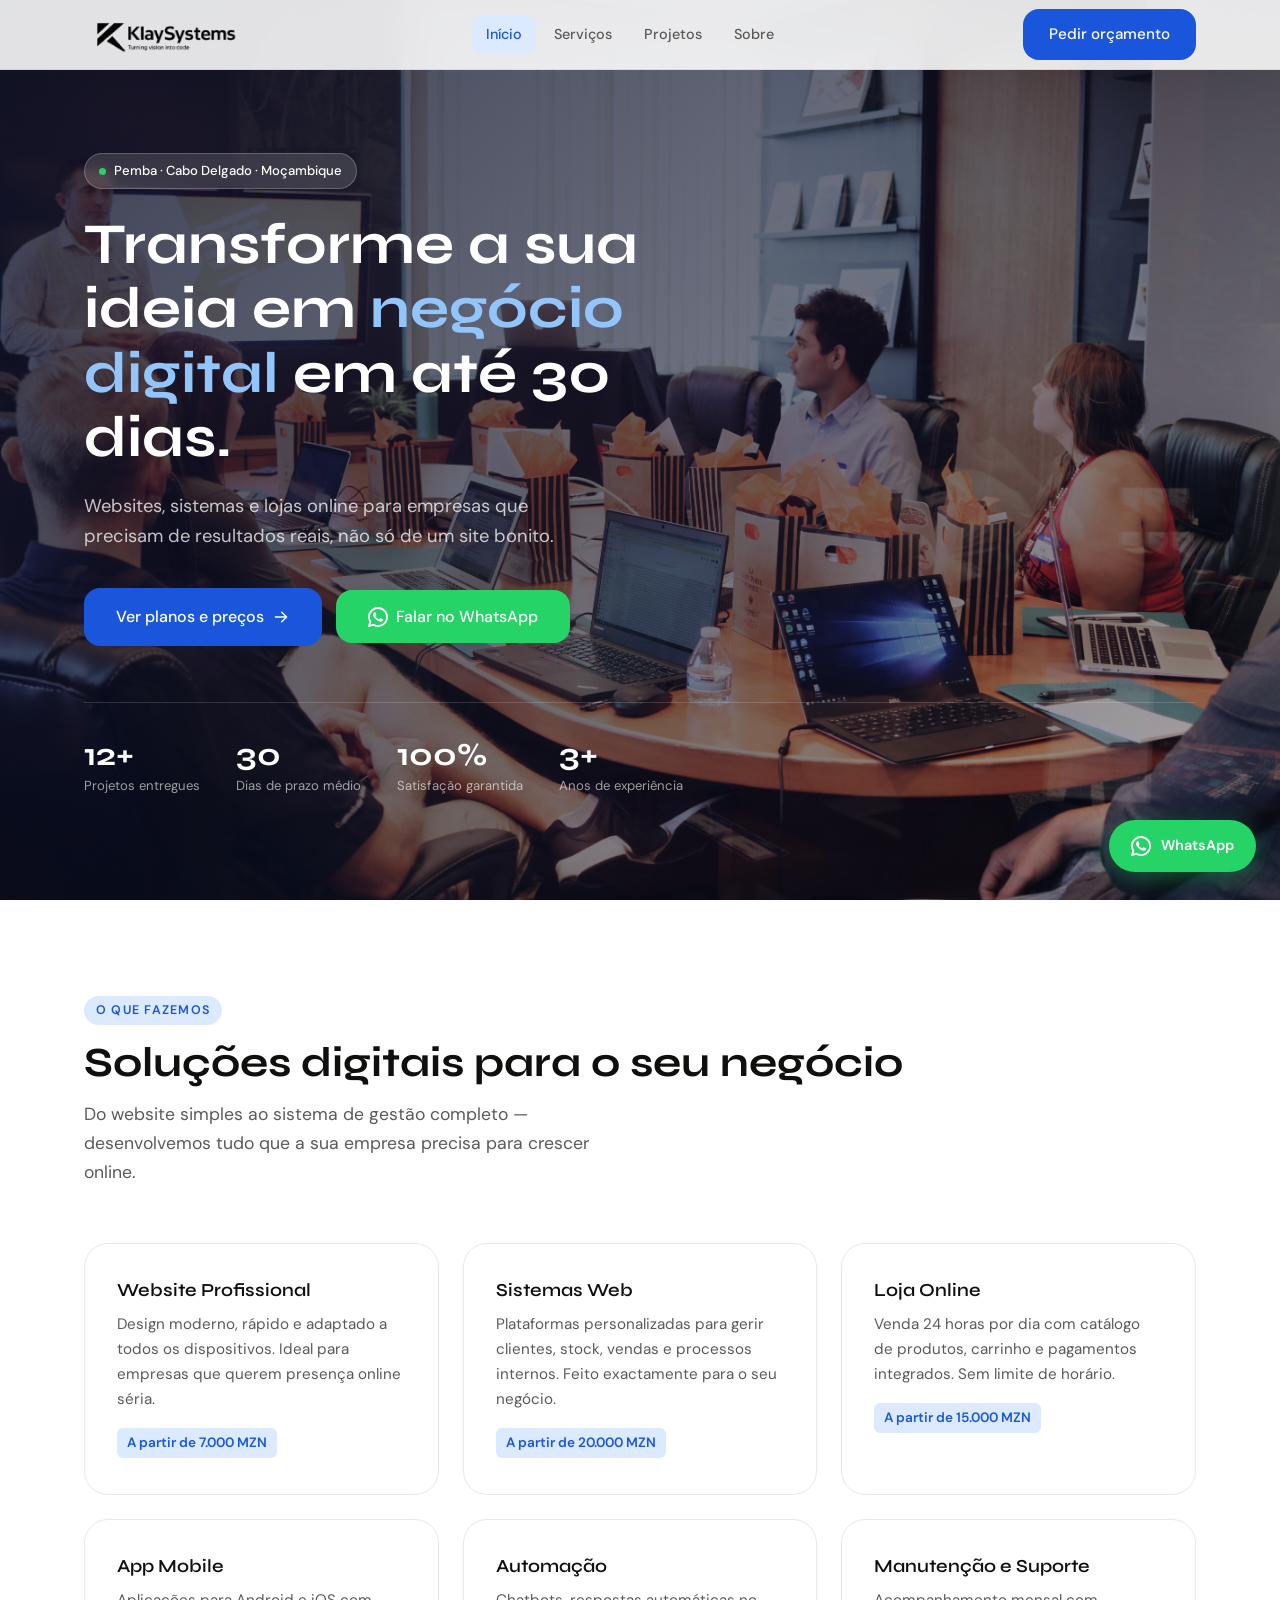
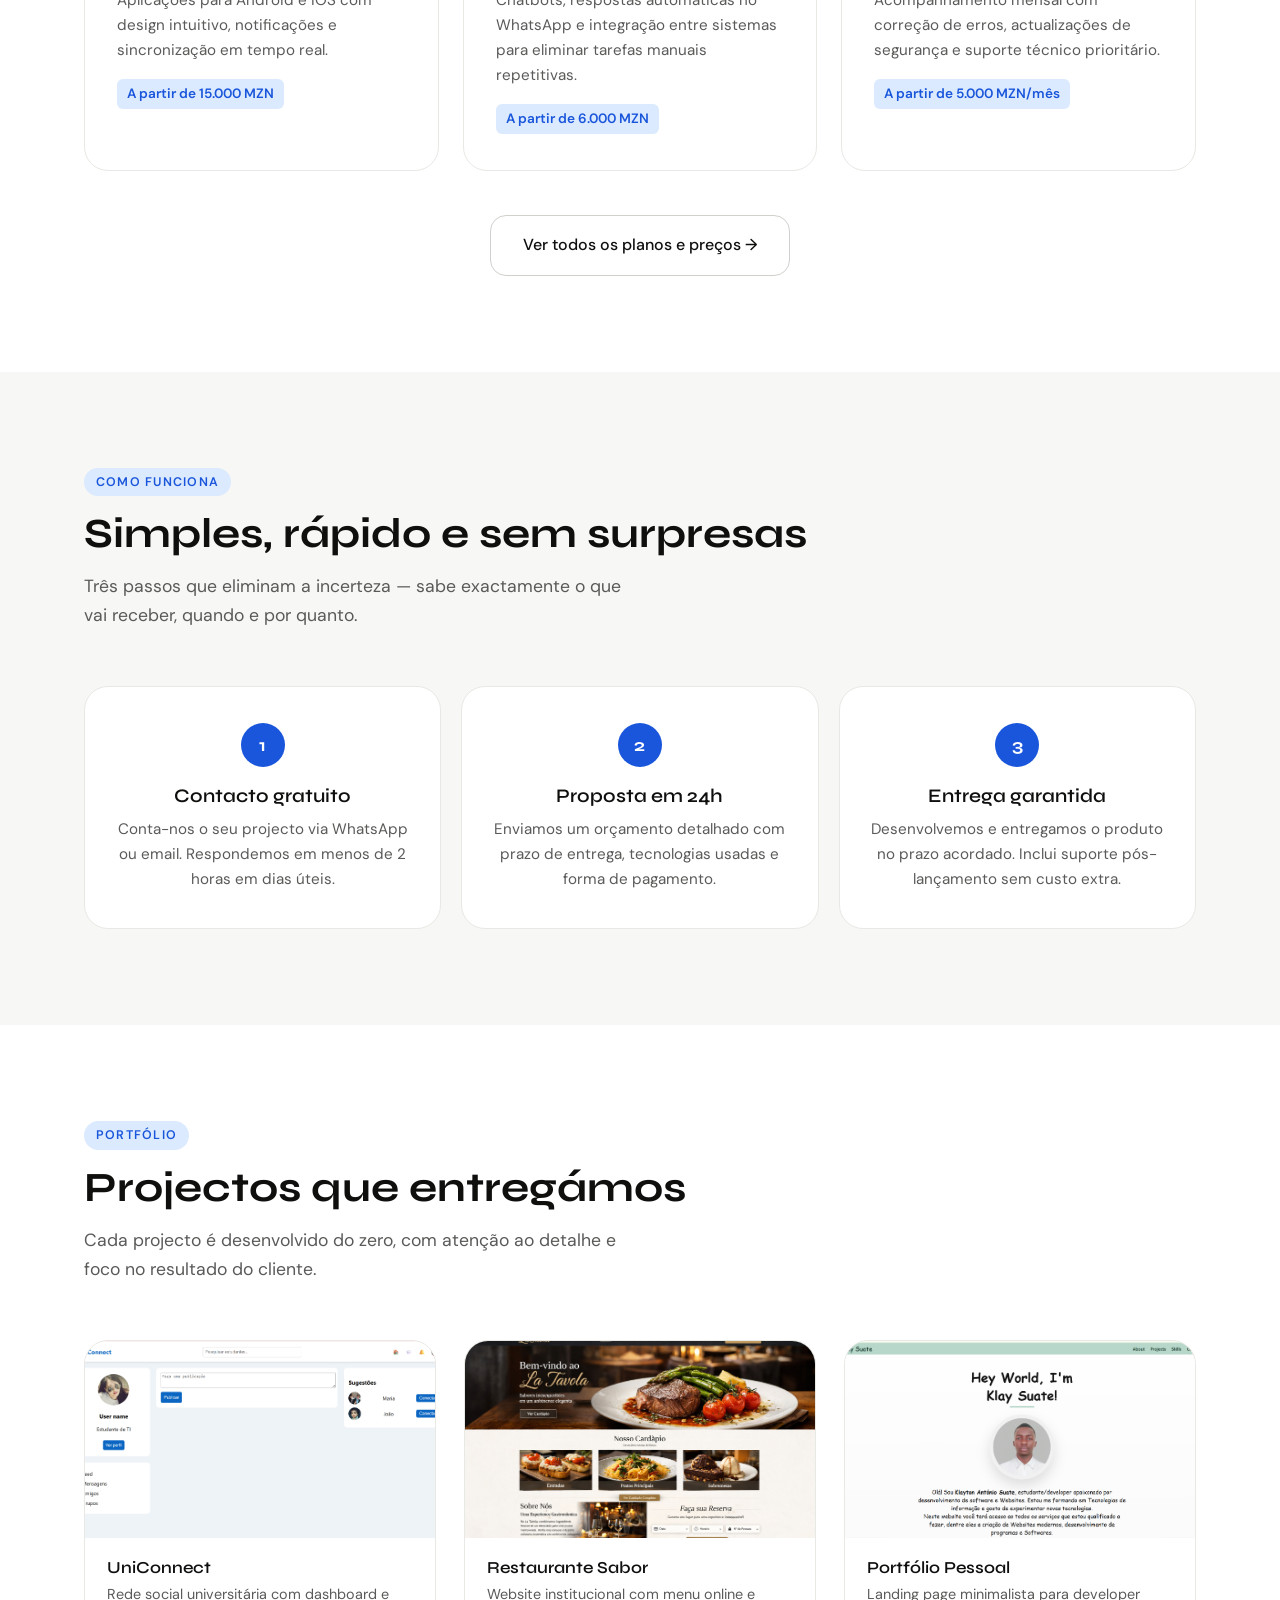
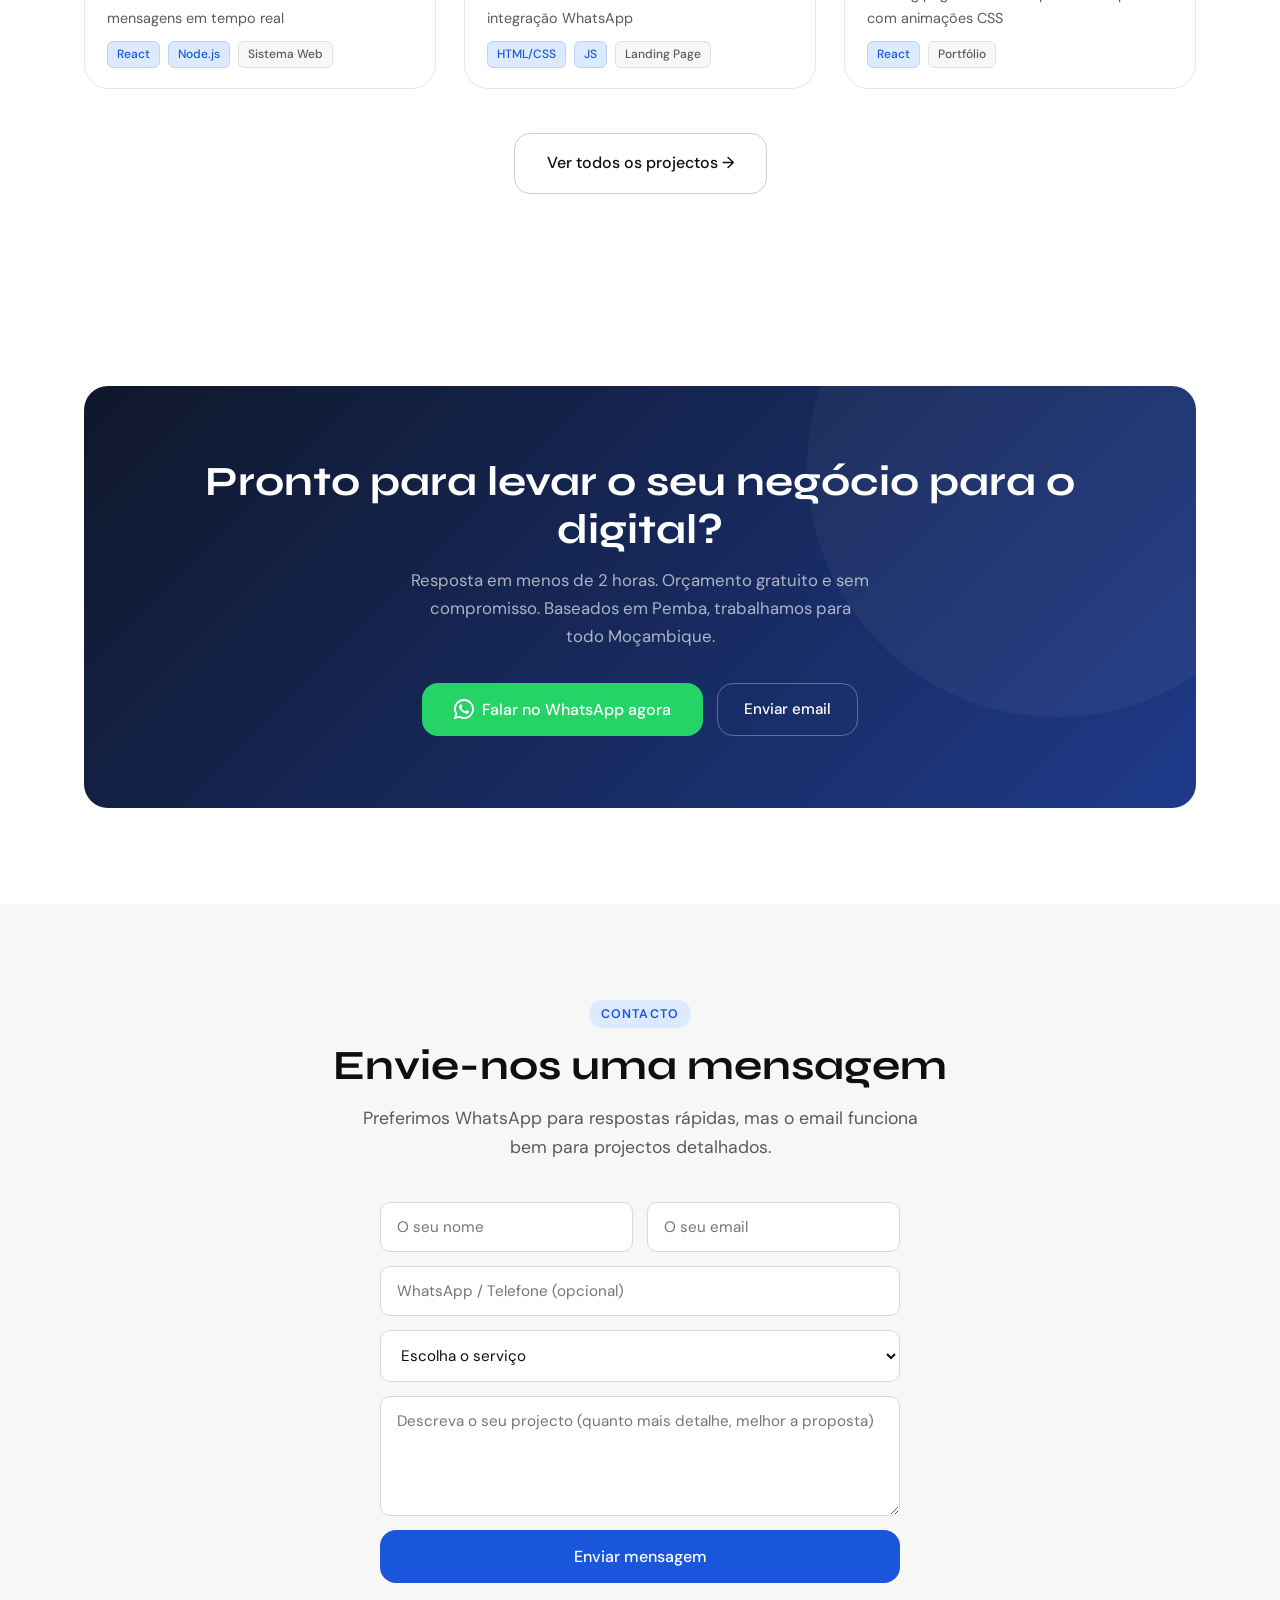
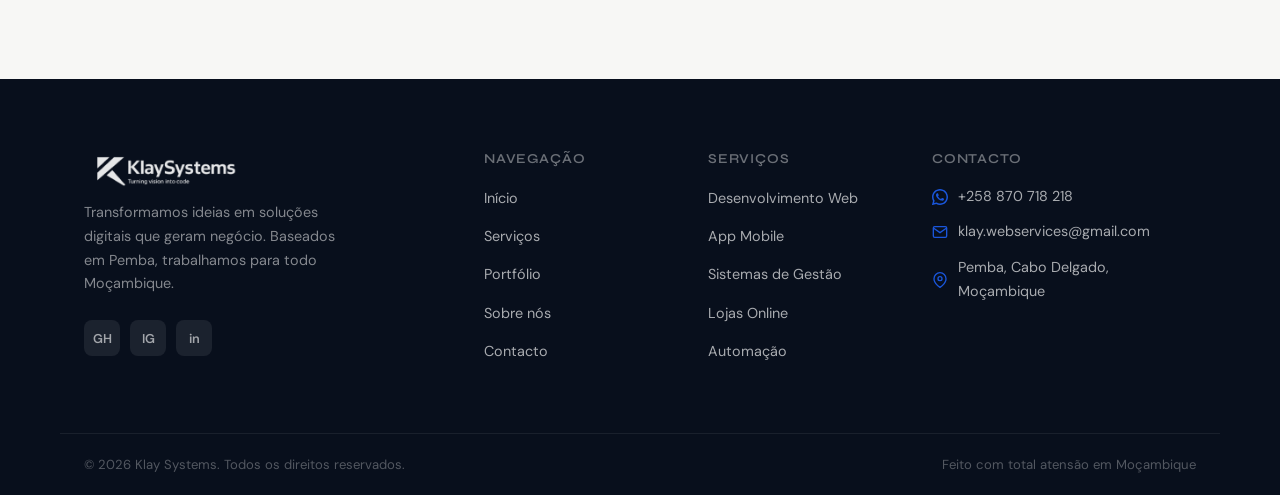
<file: index.html>
<!DOCTYPE html>
<html lang="pt">
<head>
  <meta charset="UTF-8">
  <meta name="google-site-verification" content="EaQLoANDymsMnsPX7GM9my1K_59tscahGpT00hlE1F0" />
  <meta name="viewport" content="width=device-width, initial-scale=1.0"><meta name="google-site-verification" content="EaQLoANDymsMnsPX7GM9my1K_59tscahGpT00hlE1F0" />
  <title>Klay Systems | Criação de Sites e Sistemas Web em Pemba, Moçambique</title>
  <meta name="description" content="Desenvolvimento de websites, sistemas e lojas online em Moçambique. Entrega em até 30 dias. Orçamento gratuito e sem compromisso. Baseados em Pemba, Cabo Delgado.">
  <meta name="keywords" content="desenvolvimento web Moçambique, criação de sites Pemba, sistemas web Cabo Delgado, KlaySystems">
  <meta name="author" content="Klayton Suate">
  <meta property="og:title" content="Klay Systems — Soluções Digitais em Moçambique">
  <meta property="og:description" content="Websites, sistemas e lojas online para empresas moçambicanas. Entrega rápida, preços justos.">
  <meta property="og:image" content="img/escritorio.jpg">
  <meta property="og:type" content="website">
  <link rel="icon" type="image/png" href="img/icon.png">
  <link rel="stylesheet" href="style.css">
</head>
<body>

<!-- ── NAVBAR ── -->
<header class="navbar" role="banner">
  <div class="nav-inner">
    <a class="nav-logo" href="index.html" aria-label="Klay Systems — Início">
      <img src="img/logo.png" alt="Klay Systems" height="36">
    </a>
    <nav class="nav-links" aria-label="Navegação principal">
      <a href="index.html" class="active">Início</a>
      <a href="precos.html">Serviços</a>
      <a href="projetos.html">Projetos</a>
      <a href="sobre.html">Sobre</a>
    </nav>
    <div class="nav-cta">
      <a href="precos.html" class="btn btn-primary">Pedir orçamento</a>
      <button class="hamburger" id="hamburger" aria-label="Abrir menu" aria-expanded="false">
        <span></span><span></span><span></span>
      </button>
    </div>
  </div>
</header>

<!-- Mobile menu -->
<nav class="mobile-menu" id="mobile-menu" aria-label="Menu mobile">
  <a href="index.html" class="active">Início</a>
  <a href="precos.html">Serviços</a>
  <a href="projetos.html">Projetos</a>
  <a href="sobre.html">Sobre</a>
  <div class="mobile-menu-cta">
    <a href="precos.html" class="btn btn-primary btn-lg">Pedir orçamento grátis</a>
    <button class="btn btn-wa btn-lg" data-wa>
      <svg viewBox="0 0 24 24" fill="currentColor"><path d="M17.472 14.382c-.297-.149-1.758-.867-2.03-.967-.273-.099-.471-.148-.67.15-.197.297-.767.966-.94 1.164-.173.199-.347.223-.644.075-.297-.15-1.255-.463-2.39-1.475-.883-.788-1.48-1.761-1.653-2.059-.173-.297-.018-.458.13-.606.134-.133.298-.347.446-.52.149-.174.198-.298.298-.497.099-.198.05-.371-.025-.52-.075-.149-.669-1.612-.916-2.207-.242-.579-.487-.5-.669-.51-.173-.008-.371-.01-.57-.01-.198 0-.52.074-.792.372-.272.297-1.04 1.016-1.04 2.479 0 1.462 1.065 2.875 1.213 3.074.149.198 2.096 3.2 5.077 4.487.709.306 1.262.489 1.694.625.712.227 1.36.195 1.871.118.571-.085 1.758-.719 2.006-1.413.248-.694.248-1.289.173-1.413-.074-.124-.272-.198-.57-.347z"/><path d="M12 0C5.373 0 0 5.373 0 12c0 2.122.554 4.108 1.522 5.83L.054 23.077a.75.75 0 00.916.914l5.316-1.454A11.953 11.953 0 0012 24c6.627 0 12-5.373 12-12S18.627 0 12 0zm0 21.75a9.723 9.723 0 01-4.985-1.37l-.356-.213-3.688 1.008 1.03-3.597-.233-.371A9.694 9.694 0 012.25 12c0-5.376 4.374-9.75 9.75-9.75S21.75 6.624 21.75 12 17.376 21.75 12 21.75z"/></svg>
      Falar no WhatsApp
    </button>
  </div>
</nav>

<!-- ── HERO ── -->
<section class="hero" aria-label="Hero">
  <div class="hero-bg"></div>
  <div class="hero-overlay"></div>
  <div class="hero-content">
    <div class="hero-badge reveal">
      <span class="dot"></span>
      Pemba · Cabo Delgado · Moçambique
    </div>
    <h1 class="reveal reveal-delay-1">
      Transforme a sua ideia em <em>negócio digital</em> em até 30 dias.
    </h1>
    <p class="hero-sub reveal reveal-delay-2">
      Websites, sistemas e lojas online para empresas que precisam de resultados reais, não só de um site bonito.
    </p>
    <div class="hero-ctas reveal reveal-delay-3">
      <a href="precos.html" class="btn btn-primary btn-lg">
        Ver planos e preços
        <svg viewBox="0 0 20 20" fill="currentColor"><path fill-rule="evenodd" d="M3 10a.75.75 0 01.75-.75h10.638L10.23 5.29a.75.75 0 111.04-1.08l5.5 5.25a.75.75 0 010 1.08l-5.5 5.25a.75.75 0 11-1.04-1.08l4.158-3.96H3.75A.75.75 0 013 10z" clip-rule="evenodd"/></svg>
      </a>
      <button class="btn btn-wa btn-lg" data-wa>
        <svg viewBox="0 0 24 24" fill="currentColor" style="width:20px;height:20px"><path d="M17.472 14.382c-.297-.149-1.758-.867-2.03-.967-.273-.099-.471-.148-.67.15-.197.297-.767.966-.94 1.164-.173.199-.347.223-.644.075-.297-.15-1.255-.463-2.39-1.475-.883-.788-1.48-1.761-1.653-2.059-.173-.297-.018-.458.13-.606.134-.133.298-.347.446-.52.149-.174.198-.298.298-.497.099-.198.05-.371-.025-.52-.075-.149-.669-1.612-.916-2.207-.242-.579-.487-.5-.669-.51-.173-.008-.371-.01-.57-.01-.198 0-.52.074-.792.372-.272.297-1.04 1.016-1.04 2.479 0 1.462 1.065 2.875 1.213 3.074.149.198 2.096 3.2 5.077 4.487.709.306 1.262.489 1.694.625.712.227 1.36.195 1.871.118.571-.085 1.758-.719 2.006-1.413.248-.694.248-1.289.173-1.413-.074-.124-.272-.198-.57-.347z"/><path d="M12 0C5.373 0 0 5.373 0 12c0 2.122.554 4.108 1.522 5.83L.054 23.077a.75.75 0 00.916.914l5.316-1.454A11.953 11.953 0 0012 24c6.627 0 12-5.373 12-12S18.627 0 12 0zm0 21.75a9.723 9.723 0 01-4.985-1.37l-.356-.213-3.688 1.008 1.03-3.597-.233-.371A9.694 9.694 0 012.25 12c0-5.376 4.374-9.75 9.75-9.75S21.75 6.624 21.75 12 17.376 21.75 12 21.75z"/></svg>
        Falar no WhatsApp
      </button>
    </div>

    <div class="hero-stats reveal reveal-delay-4">
      <div>
        <div class="hero-stat-num">12+</div>
        <div class="hero-stat-label">Projetos entregues</div>
      </div>
      <div>
        <div class="hero-stat-num">30</div>
        <div class="hero-stat-label">Dias de prazo médio</div>
      </div>
      <div>
        <div class="hero-stat-num">100%</div>
        <div class="hero-stat-label">Satisfação garantida</div>
      </div>
      <div>
        <div class="hero-stat-num">3+</div>
        <div class="hero-stat-label">Anos de experiência</div>
      </div>
    </div>
  </div>
</section>

<!-- ── SERVICES ── -->
<section class="section" aria-labelledby="services-title">
  <div class="container">
    <div class="section-label reveal">O que fazemos</div>
    <h2 class="section-title reveal reveal-delay-1" id="services-title">Soluções digitais para o seu negócio</h2>
    <p class="section-sub reveal reveal-delay-2">Do website simples ao sistema de gestão completo — desenvolvemos tudo que a sua empresa precisa para crescer online.</p>

    <div class="services-grid">
      <div class="service-card reveal reveal-delay-1">
        <h3>Website Profissional</h3>
        <p>Design moderno, rápido e adaptado a todos os dispositivos. Ideal para empresas que querem presença online séria.</p>
        <div class="service-price">A partir de 7.000 MZN</div>
      </div>
      <div class="service-card reveal reveal-delay-2">
        <h3>Sistemas Web</h3>
        <p>Plataformas personalizadas para gerir clientes, stock, vendas e processos internos. Feito exactamente para o seu negócio.</p>
        <div class="service-price">A partir de 20.000 MZN</div>
      </div>
      <div class="service-card reveal reveal-delay-3">
        <h3>Loja Online</h3>
        <p>Venda 24 horas por dia com catálogo de produtos, carrinho e pagamentos integrados. Sem limite de horário.</p>
        <div class="service-price">A partir de 15.000 MZN</div>
      </div>
      <div class="service-card reveal reveal-delay-1">
        <h3>App Mobile</h3>
        <p>Aplicações para Android e iOS com design intuitivo, notificações e sincronização em tempo real.</p>
        <div class="service-price">A partir de 15.000 MZN</div>
      </div>
      <div class="service-card reveal reveal-delay-2">
        <h3>Automação</h3>
        <p>Chatbots, respostas automáticas no WhatsApp e integração entre sistemas para eliminar tarefas manuais repetitivas.</p>
        <div class="service-price">A partir de 6.000 MZN</div>
      </div>
      <div class="service-card reveal reveal-delay-3">
        <h3>Manutenção e Suporte</h3>
        <p>Acompanhamento mensal com correção de erros, actualizações de segurança e suporte técnico prioritário.</p>
        <div class="service-price">A partir de 5.000 MZN/mês</div>
      </div>
    </div>

    <div style="text-align:center; margin-top:44px;" class="reveal">
      <a href="precos.html" class="btn btn-outline btn-lg">Ver todos os planos e preços →</a>
    </div>
  </div>
</section>

<!-- ── PROCESS ── -->
<section class="section alt-bg" aria-labelledby="process-title">
  <div class="container">
    <div class="section-label reveal">Como funciona</div>
    <h2 class="section-title reveal reveal-delay-1" id="process-title">Simples, rápido e sem surpresas</h2>
    <p class="section-sub reveal reveal-delay-2">Três passos que eliminam a incerteza — sabe exactamente o que vai receber, quando e por quanto.</p>

    <div class="process-grid">
      <div class="process-step reveal reveal-delay-1">
        <div class="step-num">1</div>
        <h3>Contacto gratuito</h3>
        <p>Conta-nos o seu projecto via WhatsApp ou email. Respondemos em menos de 2 horas em dias úteis.</p>
      </div>
      <div class="process-step reveal reveal-delay-2">
        <div class="step-num">2</div>
        <h3>Proposta em 24h</h3>
        <p>Enviamos um orçamento detalhado com prazo de entrega, tecnologias usadas e forma de pagamento.</p>
      </div>
      <div class="process-step reveal reveal-delay-3">
        <div class="step-num">3</div>
        <h3>Entrega garantida</h3>
        <p>Desenvolvemos e entregamos o produto no prazo acordado. Inclui suporte pós-lançamento sem custo extra.</p>
      </div>
    </div>
  </div>
</section>

<!-- ── PORTFOLIO PREVIEW ── -->
<section class="section" aria-labelledby="portfolio-title">
  <div class="container">
    <div class="section-label reveal">Portfólio</div>
    <h2 class="section-title reveal reveal-delay-1" id="portfolio-title">Projectos que entregámos</h2>
    <p class="section-sub reveal reveal-delay-2">Cada projecto é desenvolvido do zero, com atenção ao detalhe e foco no resultado do cliente.</p>

    <div class="portfolio-grid">
      <div class="portfolio-card reveal reveal-delay-1">
        <div class="portfolio-img">
          <img src="img/dashboard_uniconect.png" alt="UniConnect — Rede social universitária" width="600" height="338" loading="lazy">
          <div class="portfolio-overlay">
            <a href="projetos.html" class="btn btn-primary">Ver detalhe</a>
          </div>
        </div>
        <div class="portfolio-info">
          <h3>UniConnect</h3>
          <p style="font-size:0.9rem;margin:4px 0 0;">Rede social universitária com dashboard e mensagens em tempo real</p>
          <div class="portfolio-meta">
            <span class="tag tech">React</span>
            <span class="tag tech">Node.js</span>
            <span class="tag">Sistema Web</span>
          </div>
        </div>
      </div>
      <div class="portfolio-card reveal reveal-delay-2">
        <div class="portfolio-img">
          <img src="img/HomepageRestaurante.png" alt="Restaurante Sabor — Landing page" width="600" height="338" loading="lazy">
          <div class="portfolio-overlay">
            <a href="projetos.html" class="btn btn-primary">Ver detalhe</a>
          </div>
        </div>
        <div class="portfolio-info">
          <h3>Restaurante Sabor</h3>
          <p style="font-size:0.9rem;margin:4px 0 0;">Website institucional com menu online e integração WhatsApp</p>
          <div class="portfolio-meta">
            <span class="tag tech">HTML/CSS</span>
            <span class="tag tech">JS</span>
            <span class="tag">Landing Page</span>
          </div>
        </div>
      </div>
      <div class="portfolio-card reveal reveal-delay-3">
        <div class="portfolio-img">
          <img src="img/portfolio.png" alt="Portfólio pessoal — Developer" width="600" height="338" loading="lazy">
          <div class="portfolio-overlay">
            <a href="https://klay-suate.github.io/portfolio01/" target="_blank" class="btn btn-primary">Ver ao vivo ↗</a>
          </div>
        </div>
        <div class="portfolio-info">
          <h3>Portfólio Pessoal</h3>
          <p style="font-size:0.9rem;margin:4px 0 0;">Landing page minimalista para developer com animações CSS</p>
          <div class="portfolio-meta">
            <span class="tag tech">React</span>
            <span class="tag">Portfólio</span>
          </div>
        </div>
      </div>
    </div>

    <div style="text-align:center; margin-top:44px;" class="reveal">
      <a href="projetos.html" class="btn btn-outline btn-lg">Ver todos os projectos →</a>
    </div>
  </div>
</section>

<!-- ── CTA BLOCK ── -->
<section class="section" aria-label="Chamada para acção">
  <div class="container">
    <div class="cta-block reveal">
      <h2>Pronto para levar o seu negócio para o digital?</h2>
      <p>Resposta em menos de 2 horas. Orçamento gratuito e sem compromisso. Baseados em Pemba, trabalhamos para todo Moçambique.</p>
      <div class="cta-btns">
        <button class="btn btn-wa btn-lg" data-wa>
          <svg viewBox="0 0 24 24" fill="currentColor" style="width:20px;height:20px"><path d="M17.472 14.382c-.297-.149-1.758-.867-2.03-.967-.273-.099-.471-.148-.67.15-.197.297-.767.966-.94 1.164-.173.199-.347.223-.644.075-.297-.15-1.255-.463-2.39-1.475-.883-.788-1.48-1.761-1.653-2.059-.173-.297-.018-.458.13-.606.134-.133.298-.347.446-.52.149-.174.198-.298.298-.497.099-.198.05-.371-.025-.52-.075-.149-.669-1.612-.916-2.207-.242-.579-.487-.5-.669-.51-.173-.008-.371-.01-.57-.01-.198 0-.52.074-.792.372-.272.297-1.04 1.016-1.04 2.479 0 1.462 1.065 2.875 1.213 3.074.149.198 2.096 3.2 5.077 4.487.709.306 1.262.489 1.694.625.712.227 1.36.195 1.871.118.571-.085 1.758-.719 2.006-1.413.248-.694.248-1.289.173-1.413-.074-.124-.272-.198-.57-.347z"/><path d="M12 0C5.373 0 0 5.373 0 12c0 2.122.554 4.108 1.522 5.83L.054 23.077a.75.75 0 00.916.914l5.316-1.454A11.953 11.953 0 0012 24c6.627 0 12-5.373 12-12S18.627 0 12 0zm0 21.75a9.723 9.723 0 01-4.985-1.37l-.356-.213-3.688 1.008 1.03-3.597-.233-.371A9.694 9.694 0 012.25 12c0-5.376 4.374-9.75 9.75-9.75S21.75 6.624 21.75 12 17.376 21.75 12 21.75z"/></svg>
          Falar no WhatsApp agora
        </button>
        <a href="sobre.html#contacto" class="btn btn-outline" style="color:#fff;border-color:rgba(255,255,255,0.3)">Enviar email</a>
      </div>
    </div>
  </div>
</section>

<!-- ── CONTACT FORM ── -->
<section class="section alt-bg" id="contacto" aria-labelledby="form-title">
  <div class="container" style="text-align:center">
    <div class="section-label reveal">Contacto</div>
    <h2 class="section-title reveal reveal-delay-1" id="form-title">Envie-nos uma mensagem</h2>
    <p class="section-sub reveal reveal-delay-2" style="margin:0 auto 40px">Preferimos WhatsApp para respostas rápidas, mas o email funciona bem para projectos detalhados.</p>

    <form action="https://formspree.io/f/xqeypeen" method="POST" class="contact-form reveal reveal-delay-2">
      <div class="form-row">
        <input type="text" name="Nome" placeholder="O seu nome" required>
        <input type="email" name="Email" placeholder="O seu email" required>
      </div>
      <input type="tel" name="Telefone" placeholder="WhatsApp / Telefone (opcional)">
      <select name="servico" required>
        <option value="">Escolha o serviço</option>
        <option>Criação de Website</option>
        <option>Desenvolvimento de Software</option>
        <option>Loja Online</option>
        <option>App Mobile</option>
        <option>Automação</option>
        <option>Manutenção / Suporte</option>
        <option>Outro</option>
      </select>
      <textarea name="Mensagem" placeholder="Descreva o seu projecto (quanto mais detalhe, melhor a proposta)"></textarea>
      <button type="submit" class="btn btn-primary btn-lg form-submit">Enviar mensagem</button>
    </form>
    <div class="form-success">
      ✓ Mensagem enviada com sucesso! Respondemos em até 2 horas nos dias úteis.
    </div>
  </div>
</section>

<!-- ── FOOTER ── -->
<footer class="footer" role="contentinfo">
  <div class="footer-grid">
    <div class="footer-brand">
      <img src="img/logo.png" alt="Klay Systems" class="footer-logo-img">
      <p>Transformamos ideias em soluções digitais que geram negócio. Baseados em Pemba, trabalhamos para todo Moçambique.</p>
      <div class="footer-social">
        <a href="https://github.com/klay-suate" target="_blank" class="social-btn" aria-label="GitHub">GH</a>
        <a href="https://www.instagram.com/klay_suate" target="_blank" class="social-btn" aria-label="Instagram">IG</a>
        <a href="https://www.linkedin.com/in/klayton-ant%C3%B3nio-suate-981164262/" target="_blank" class="social-btn" aria-label="LinkedIn">in</a>
      </div>
    </div>

    <div class="footer-col">
      <h4>Navegação</h4>
      <ul>
        <li><a href="index.html">Início</a></li>
        <li><a href="precos.html">Serviços</a></li>
        <li><a href="projetos.html">Portfólio</a></li>
        <li><a href="sobre.html">Sobre nós</a></li>
        <li><a href="#contacto">Contacto</a></li>
      </ul>
    </div>

    <div class="footer-col">
      <h4>Serviços</h4>
      <ul>
        <li><a href="precos.html">Desenvolvimento Web</a></li>
        <li><a href="precos.html">App Mobile</a></li>
        <li><a href="precos.html">Sistemas de Gestão</a></li>
        <li><a href="precos.html">Lojas Online</a></li>
        <li><a href="precos.html">Automação</a></li>
      </ul>
    </div>

    <div class="footer-col">
      <h4>Contacto</h4>
      <a href="https://wa.me/258870718218" class="footer-contact-item" target="_blank">
        <svg viewBox="0 0 24 24" fill="currentColor"><path d="M17.472 14.382c-.297-.149-1.758-.867-2.03-.967-.273-.099-.471-.148-.67.15-.197.297-.767.966-.94 1.164-.173.199-.347.223-.644.075-.297-.15-1.255-.463-2.39-1.475-.883-.788-1.48-1.761-1.653-2.059-.173-.297-.018-.458.13-.606.134-.133.298-.347.446-.52.149-.174.198-.298.298-.497.099-.198.05-.371-.025-.52-.075-.149-.669-1.612-.916-2.207-.242-.579-.487-.5-.669-.51-.173-.008-.371-.01-.57-.01-.198 0-.52.074-.792.372-.272.297-1.04 1.016-1.04 2.479 0 1.462 1.065 2.875 1.213 3.074.149.198 2.096 3.2 5.077 4.487.709.306 1.262.489 1.694.625.712.227 1.36.195 1.871.118.571-.085 1.758-.719 2.006-1.413.248-.694.248-1.289.173-1.413-.074-.124-.272-.198-.57-.347z"/><path d="M12 0C5.373 0 0 5.373 0 12c0 2.122.554 4.108 1.522 5.83L.054 23.077a.75.75 0 00.916.914l5.316-1.454A11.953 11.953 0 0012 24c6.627 0 12-5.373 12-12S18.627 0 12 0zm0 21.75a9.723 9.723 0 01-4.985-1.37l-.356-.213-3.688 1.008 1.03-3.597-.233-.371A9.694 9.694 0 012.25 12c0-5.376 4.374-9.75 9.75-9.75S21.75 6.624 21.75 12 17.376 21.75 12 21.75z"/></svg>
        +258 870 718 218
      </a>
      <a href="mailto:klaysuate@gmail.com" class="footer-contact-item">
        <svg viewBox="0 0 24 24" fill="none" stroke="currentColor" stroke-width="2"><path d="M4 4h16c1.1 0 2 .9 2 2v12c0 1.1-.9 2-2 2H4c-1.1 0-2-.9-2-2V6c0-1.1.9-2 2-2z"/><polyline points="22,6 12,13 2,6"/></svg>
        klay.webservices@gmail.com
      </a>
      <a href="#" class="footer-contact-item">
        <svg viewBox="0 0 24 24" fill="none" stroke="currentColor" stroke-width="2"><path d="M21 10c0 7-9 13-9 13s-9-6-9-13a9 9 0 0118 0z"/><circle cx="12" cy="10" r="3"/></svg>
        Pemba, Cabo Delgado, Moçambique
      </a>
    </div>
  </div>

  <div class="footer-bottom container">
    <span>© 2026 Klay Systems. Todos os direitos reservados.</span>
    <span>Feito com total atensão em Moçambique</span>
  </div>
</footer>

<!-- WhatsApp botao flutuante -->
<a href="https://wa.me/258870718218?text=Olá!%20Vim%20pelo%20site%20e%20gostaria%20de%20um%20orçamento." 
   class="wa-float" target="_blank" rel="noopener" aria-label="Falar no WhatsApp">
  <svg viewBox="0 0 24 24" fill="currentColor"><path d="M17.472 14.382c-.297-.149-1.758-.867-2.03-.967-.273-.099-.471-.148-.67.15-.197.297-.767.966-.94 1.164-.173.199-.347.223-.644.075-.297-.15-1.255-.463-2.39-1.475-.883-.788-1.48-1.761-1.653-2.059-.173-.297-.018-.458.13-.606.134-.133.298-.347.446-.52.149-.174.198-.298.298-.497.099-.198.05-.371-.025-.52-.075-.149-.669-1.612-.916-2.207-.242-.579-.487-.5-.669-.51-.173-.008-.371-.01-.57-.01-.198 0-.52.074-.792.372-.272.297-1.04 1.016-1.04 2.479 0 1.462 1.065 2.875 1.213 3.074.149.198 2.096 3.2 5.077 4.487.709.306 1.262.489 1.694.625.712.227 1.36.195 1.871.118.571-.085 1.758-.719 2.006-1.413.248-.694.248-1.289.173-1.413-.074-.124-.272-.198-.57-.347z"/><path d="M12 0C5.373 0 0 5.373 0 12c0 2.122.554 4.108 1.522 5.83L.054 23.077a.75.75 0 00.916.914l5.316-1.454A11.953 11.953 0 0012 24c6.627 0 12-5.373 12-12S18.627 0 12 0zm0 21.75a9.723 9.723 0 01-4.985-1.37l-.356-.213-3.688 1.008 1.03-3.597-.233-.371A9.694 9.694 0 012.25 12c0-5.376 4.374-9.75 9.75-9.75S21.75 6.624 21.75 12 17.376 21.75 12 21.75z"/></svg>
  <span class="wa-label">WhatsApp</span>
</a>

<script src="script.js"></script>
</body>
</html>
</file>
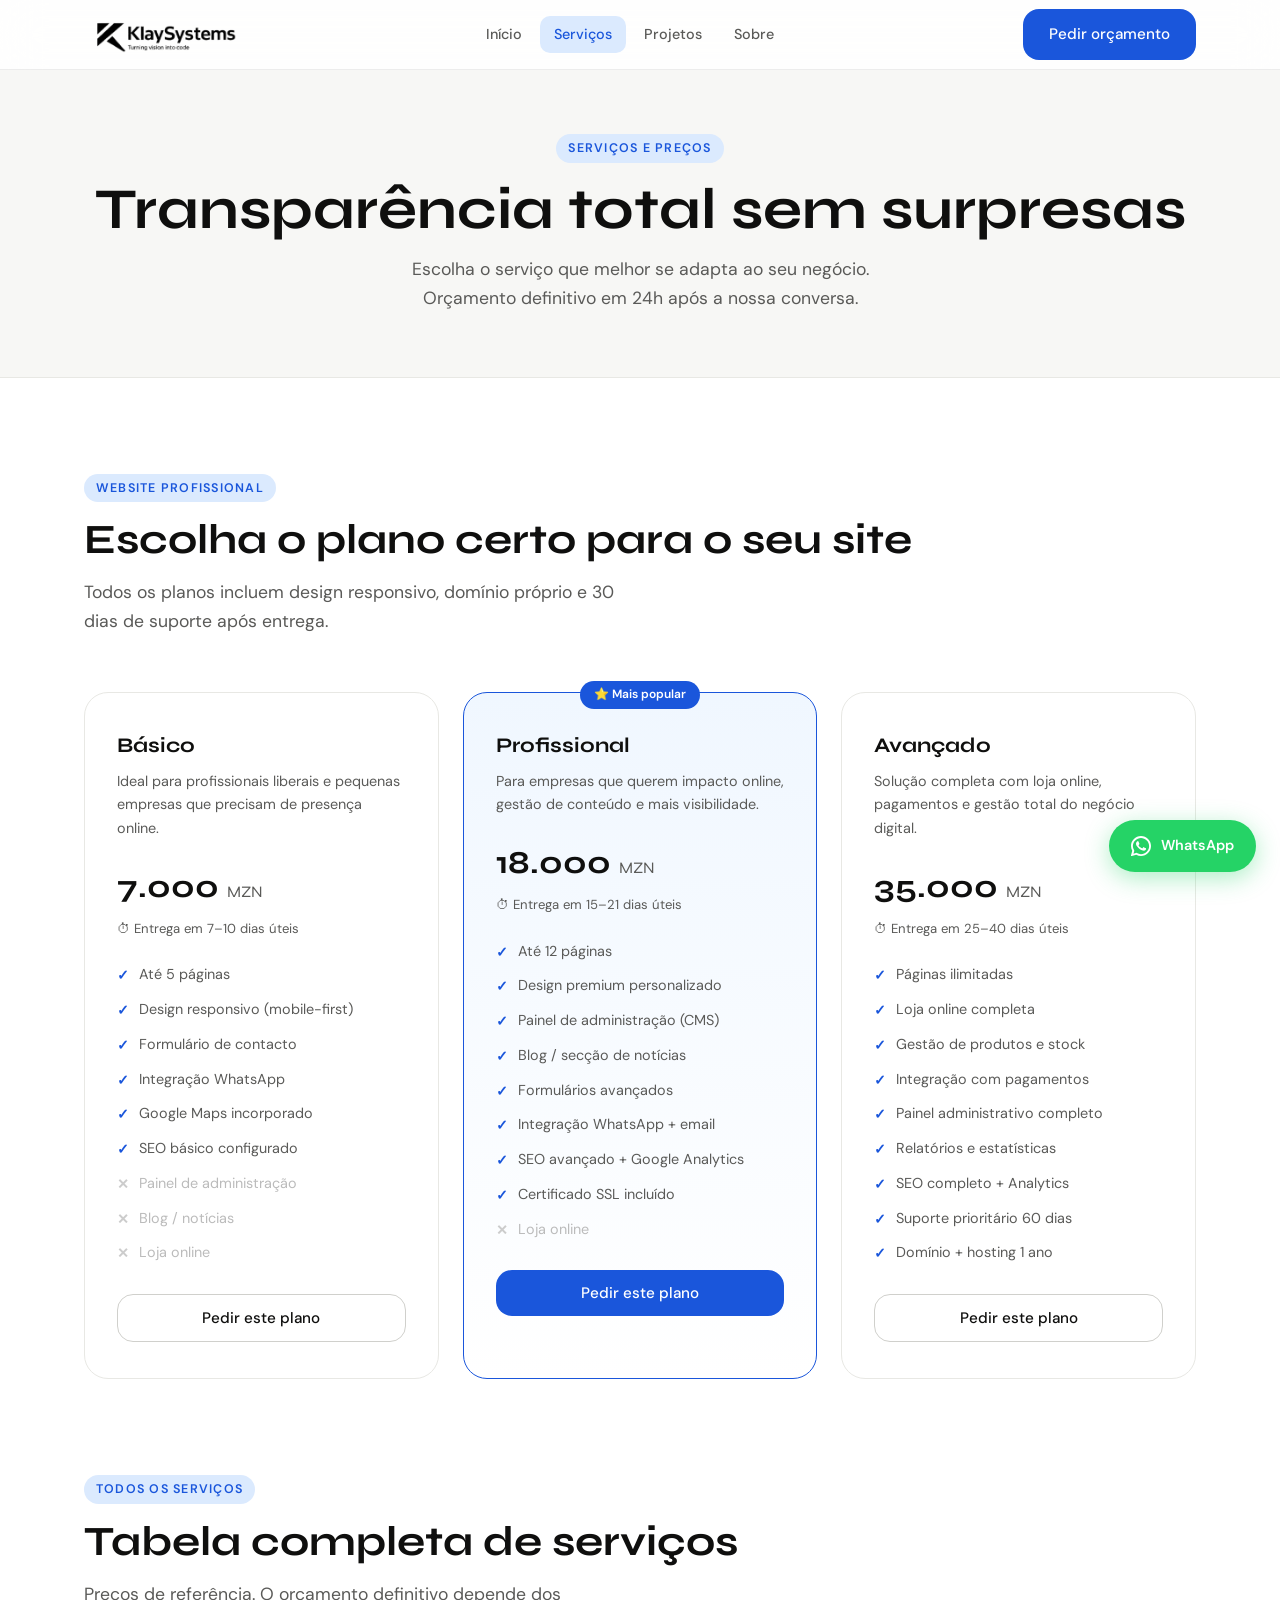
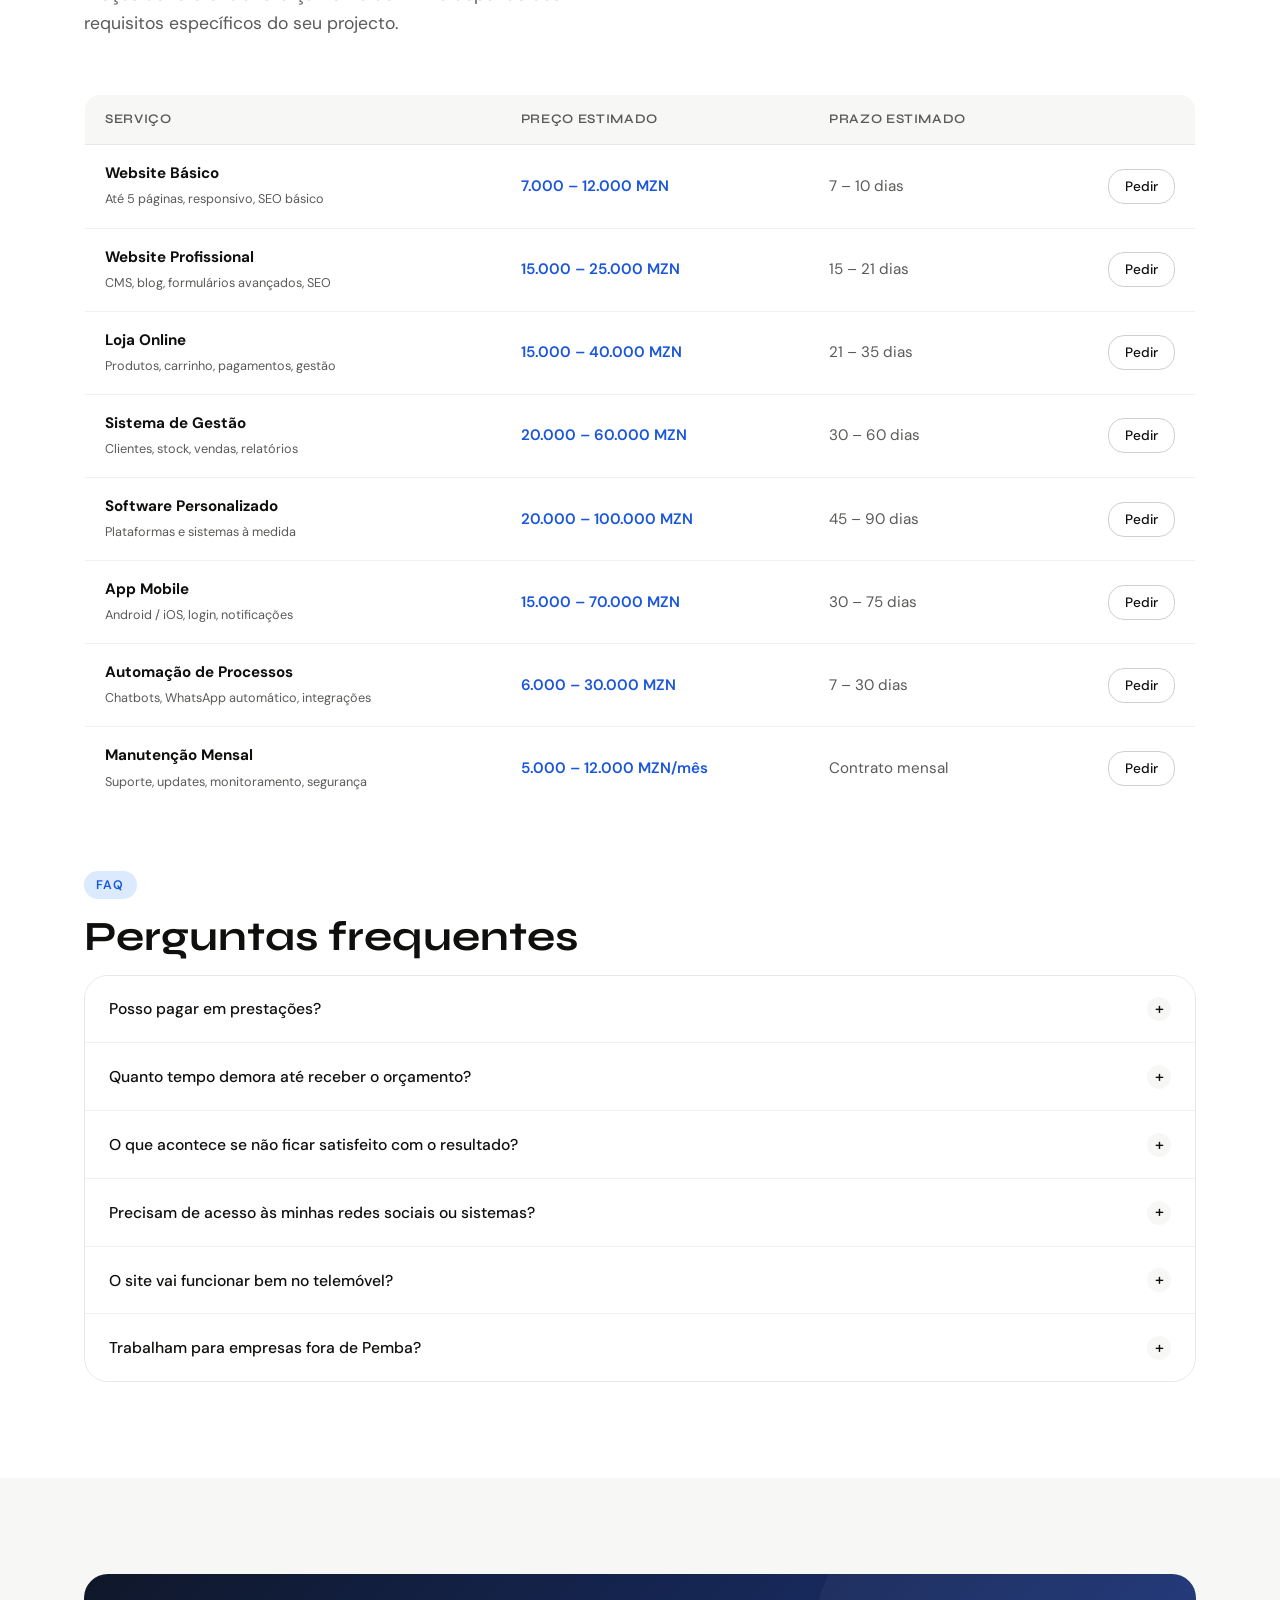
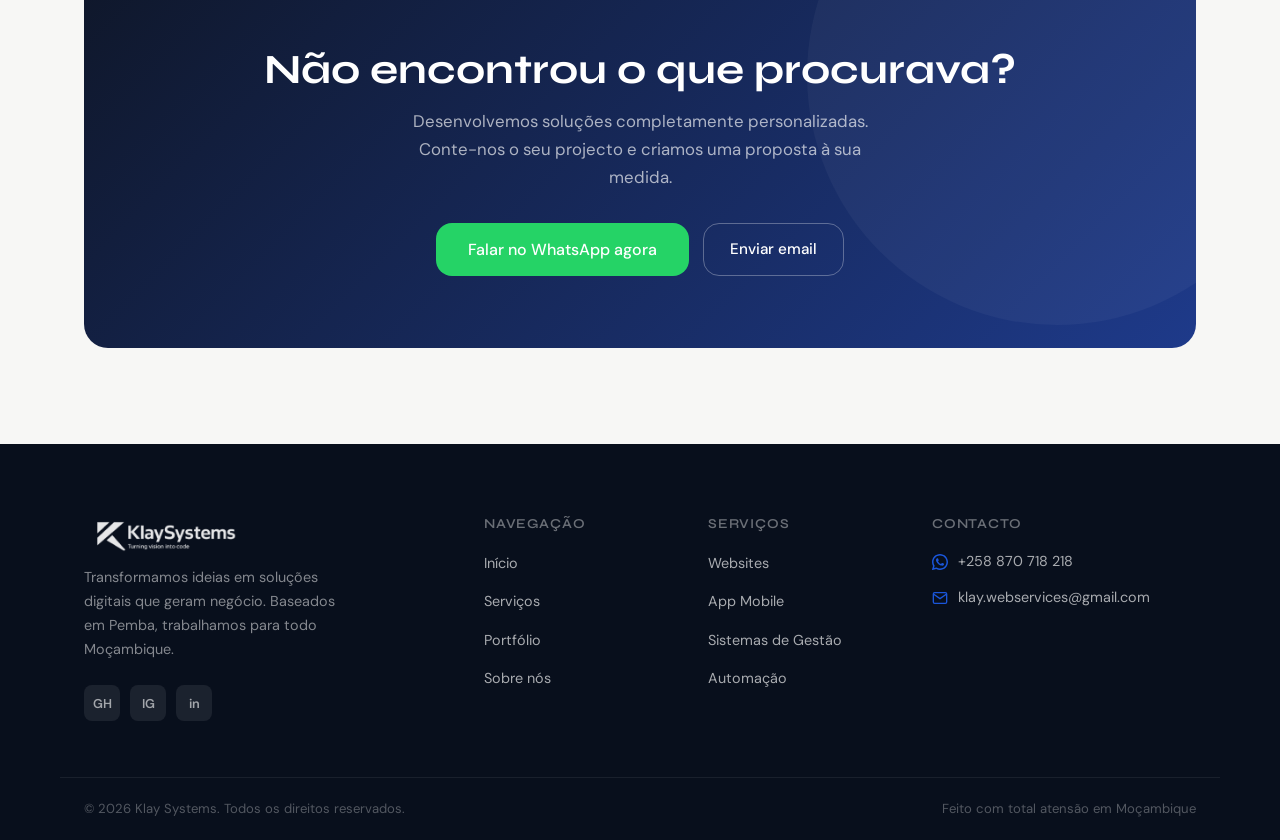
<file: precos.html>
<!DOCTYPE html>
<html lang="pt">
<head>
  <meta charset="UTF-8">
  <meta name="viewport" content="width=device-width, initial-scale=1.0">
  <title>Klay Systems | Serviços e Preços</title>
  <meta name="description" content="Planos e preços para websites, sistemas, apps mobile e automação em Moçambique. Transparência total — sem surpresas no orçamento.">
  <link rel="icon" type="image/png" href="img/icon.png">
  <link rel="stylesheet" href="style.css">
  <style>
    /* ── Page-specific ── */
    .page-hero {
      padding: calc(var(--nav-h) + 64px) 0 64px;
      text-align: center;
      background: var(--bg2);
      border-bottom: 1px solid #e8e8e4;
    }
    .page-hero h1 { margin-bottom: 12px; }
    .page-hero p  { max-width: 520px; margin: 0 auto; font-size: 1.1rem; }

    /* Package cards */
    .packages {
      display: grid;
      grid-template-columns: repeat(auto-fit, minmax(290px, 1fr));
      gap: 24px;
      margin-bottom: 80px;
    }
    .pkg-card {
      background: var(--bg);
      border: 1.5px solid #e8e8e4;
      border-radius: var(--radius-lg);
      padding: 36px 32px;
      position: relative;
      transition: var(--transition);
    }
    .pkg-card:hover {
      box-shadow: var(--shadow-md);
      transform: translateY(-4px);
    }
    .pkg-card.featured {
      border-color: var(--primary);
      background: linear-gradient(180deg, #f0f7ff 0%, var(--bg) 100%);
    }
    .pkg-badge {
      position: absolute;
      top: -12px; left: 50%; transform: translateX(-50%);
      background: var(--primary);
      color: #fff;
      font-size: 0.75rem;
      font-weight: 600;
      padding: 4px 14px;
      border-radius: 20px;
      white-space: nowrap;
    }
    .pkg-name {
      font-family: 'Syne', sans-serif;
      font-size: 1.3rem;
      font-weight: 700;
      margin-bottom: 6px;
    }
    .pkg-desc {
      font-size: 0.9rem;
      color: var(--soft);
      margin-bottom: 20px;
      min-height: 40px;
    }
    .pkg-price {
      font-family: 'Syne', sans-serif;
      font-size: 2rem;
      font-weight: 700;
      color: var(--text);
      margin-bottom: 4px;
    }
    .pkg-price span { font-size: 1rem; font-weight: 400; color: var(--soft); }
    .pkg-deadline {
      font-size: 0.82rem;
      color: var(--soft);
      margin-bottom: 24px;
    }
    .pkg-features {
      list-style: none;
      margin-bottom: 28px;
      display: flex;
      flex-direction: column;
      gap: 10px;
    }
    .pkg-features li {
      display: flex;
      align-items: flex-start;
      gap: 10px;
      font-size: 0.9rem;
      color: var(--soft);
    }
    .pkg-features li::before {
      content: '✓';
      font-weight: 700;
      color: var(--primary);
      flex-shrink: 0;
      margin-top: 1px;
    }
    .pkg-features li.no::before { content: '✕'; color: #ccc; }
    .pkg-features li.no { color: #bbb; }
    .pkg-cta { width: 100%; justify-content: center; }

    /* Service rows */
    .service-table {
      width: 100%;
      border-collapse: collapse;
      border-radius: var(--radius);
      overflow: hidden;
      border: 1.5px solid #e8e8e4;
      margin-bottom: 60px;
    }
    .service-table th {
      background: var(--bg2);
      font-family: 'Syne', sans-serif;
      font-size: 0.82rem;
      font-weight: 600;
      text-transform: uppercase;
      letter-spacing: 0.05em;
      color: var(--soft);
      padding: 14px 20px;
      text-align: left;
      border-bottom: 1.5px solid #e8e8e4;
    }
    .service-table td {
      padding: 16px 20px;
      font-size: 0.95rem;
      border-bottom: 1px solid #f0f0ec;
      vertical-align: middle;
    }
    .service-table tr:last-child td { border-bottom: none; }
    .service-table tr:hover td { background: #fafaf8; }
    .price-cell {
      font-weight: 600;
      color: var(--primary);
      white-space: nowrap;
    }
    .deadline-cell { color: var(--soft); font-size: 0.88rem; }
    .action-cell { text-align: right; }

    /* FAQ */
    .faq-list { display: flex; flex-direction: column; gap: 1px; border: 1.5px solid #e8e8e4; border-radius: var(--radius-lg); overflow: hidden; }
    .faq-item { background: var(--bg); }
    .faq-question {
      display: flex;
      align-items: center;
      justify-content: space-between;
      padding: 20px 24px;
      cursor: pointer;
      font-weight: 500;
      font-size: 0.98rem;
      border-bottom: 1px solid #f0f0ec;
      user-select: none;
      gap: 12px;
    }
    .faq-item:last-child .faq-question { border-bottom: none; }
    .faq-icon {
      width: 24px; height: 24px;
      border-radius: 50%;
      background: var(--bg2);
      display: flex; align-items: center; justify-content: center;
      flex-shrink: 0;
      font-size: 1rem;
      transition: var(--transition);
    }
    .faq-question.open .faq-icon { transform: rotate(45deg); background: var(--primary-light); color: var(--primary); }
    .faq-answer {
      display: none;
      padding: 0 24px 20px;
      font-size: 0.93rem;
      color: var(--soft);
      line-height: 1.7;
    }
    .faq-answer.open { display: block; }
  </style>
</head>
<body>

<!-- NAVBAR -->
<header class="navbar">
  <div class="nav-inner">
    <a class="nav-logo" href="index.html">
      <img src="img/logo.png" alt="Klay Systems" height="36">
    </a>
    <nav class="nav-links">
      <a href="index.html">Início</a>
      <a href="precos.html" class="active">Serviços</a>
      <a href="projetos.html">Projetos</a>
      <a href="sobre.html">Sobre</a>
    </nav>
    <div class="nav-cta">
      <a href="index.html#contacto" class="btn btn-primary">Pedir orçamento</a>
      <button class="hamburger" id="hamburger" aria-label="Abrir menu" aria-expanded="false">
        <span></span><span></span><span></span>
      </button>
    </div>
  </div>
</header>
<nav class="mobile-menu" id="mobile-menu">
  <a href="index.html">Início</a>
  <a href="precos.html" class="active">Serviços</a>
  <a href="projetos.html">Projetos</a>
  <a href="sobre.html">Sobre</a>
  <div class="mobile-menu-cta">
    <a href="index.html#contacto" class="btn btn-primary btn-lg">Pedir orçamento grátis</a>
    <button class="btn btn-wa btn-lg" data-wa>WhatsApp</button>
  </div>
</nav>

<!-- PAGE HERO -->
<section class="page-hero">
  <div class="container">
    <div class="section-label reveal">Serviços e Preços</div>
    <h1 class="reveal reveal-delay-1">Transparência total sem surpresas</h1>
    <p class="reveal reveal-delay-2">Escolha o serviço que melhor se adapta ao seu negócio. Orçamento definitivo em 24h após a nossa conversa.</p>
  </div>
</section>

<!-- PACKAGES — Website -->
<section class="section">
  <div class="container">
    <div class="section-label reveal">Website Profissional</div>
    <h2 class="section-title reveal reveal-delay-1">Escolha o plano certo para o seu site</h2>
    <p class="section-sub reveal reveal-delay-2">Todos os planos incluem design responsivo, domínio próprio e 30 dias de suporte após entrega.</p>

    <div class="packages reveal">
      <!-- Básico -->
      <div class="pkg-card">
        <div class="pkg-name">Básico</div>
        <div class="pkg-desc">Ideal para profissionais liberais e pequenas empresas que precisam de presença online.</div>
        <div class="pkg-price">7.000 <span>MZN</span></div>
        <div class="pkg-deadline">⏱ Entrega em 7–10 dias úteis</div>
        <ul class="pkg-features">
          <li>Até 5 páginas</li>
          <li>Design responsivo (mobile-first)</li>
          <li>Formulário de contacto</li>
          <li>Integração WhatsApp</li>
          <li>Google Maps incorporado</li>
          <li>SEO básico configurado</li>
          <li class="no">Painel de administração</li>
          <li class="no">Blog / notícias</li>
          <li class="no">Loja online</li>
        </ul>
        <button class="btn btn-outline pkg-cta" data-wa data-wa-msg="Olá! Tenho interesse no plano Básico de Website (7.000 MZN). Podem dar mais detalhes?">Pedir este plano</button>
      </div>

      <!-- Profissional -->
      <div class="pkg-card featured">
        <div class="pkg-badge">⭐ Mais popular</div>
        <div class="pkg-name">Profissional</div>
        <div class="pkg-desc">Para empresas que querem impacto online, gestão de conteúdo e mais visibilidade.</div>
        <div class="pkg-price">18.000 <span>MZN</span></div>
        <div class="pkg-deadline">⏱ Entrega em 15–21 dias úteis</div>
        <ul class="pkg-features">
          <li>Até 12 páginas</li>
          <li>Design premium personalizado</li>
          <li>Painel de administração (CMS)</li>
          <li>Blog / secção de notícias</li>
          <li>Formulários avançados</li>
          <li>Integração WhatsApp + email</li>
          <li>SEO avançado + Google Analytics</li>
          <li>Certificado SSL incluído</li>
          <li class="no">Loja online</li>
        </ul>
        <button class="btn btn-primary pkg-cta" data-wa data-wa-msg="Olá! Tenho interesse no plano Profissional de Website (18.000 MZN). Podem dar mais detalhes?">Pedir este plano</button>
      </div>

      <!-- Avançado -->
      <div class="pkg-card">
        <div class="pkg-name">Avançado</div>
        <div class="pkg-desc">Solução completa com loja online, pagamentos e gestão total do negócio digital.</div>
        <div class="pkg-price">35.000 <span>MZN</span></div>
        <div class="pkg-deadline">⏱ Entrega em 25–40 dias úteis</div>
        <ul class="pkg-features">
          <li>Páginas ilimitadas</li>
          <li>Loja online completa</li>
          <li>Gestão de produtos e stock</li>
          <li>Integração com pagamentos</li>
          <li>Painel administrativo completo</li>
          <li>Relatórios e estatísticas</li>
          <li>SEO completo + Analytics</li>
          <li>Suporte prioritário 60 dias</li>
          <li>Domínio + hosting 1 ano</li>
        </ul>
        <button class="btn btn-outline pkg-cta" data-wa data-wa-msg="Olá! Tenho interesse no plano Avançado de Website (35.000 MZN). Podem dar mais detalhes?">Pedir este plano</button>
      </div>
    </div>

    <!-- All services table -->
    <div class="section-label reveal" style="margin-top:16px">Todos os serviços</div>
    <h2 class="section-title reveal reveal-delay-1">Tabela completa de serviços</h2>
    <p class="section-sub reveal reveal-delay-2">Preços de referência. O orçamento definitivo depende dos requisitos específicos do seu projecto.</p>

    <div class="reveal">
      <table class="service-table">
        <thead>
          <tr>
            <th>Serviço</th>
            <th>Preço estimado</th>
            <th>Prazo estimado</th>
            <th></th>
          </tr>
        </thead>
        <tbody>
          <tr>
            <td>
              <strong>Website Básico</strong><br>
              <small style="color:var(--soft)">Até 5 páginas, responsivo, SEO básico</small>
            </td>
            <td class="price-cell">7.000 – 12.000 MZN</td>
            <td class="deadline-cell">7 – 10 dias</td>
            <td class="action-cell"><button class="btn btn-outline" style="padding:8px 16px;font-size:0.85rem" data-wa data-wa-msg="Orçamento Website Básico">Pedir</button></td>
          </tr>
          <tr>
            <td>
              <strong>Website Profissional</strong><br>
              <small style="color:var(--soft)">CMS, blog, formulários avançados, SEO</small>
            </td>
            <td class="price-cell">15.000 – 25.000 MZN</td>
            <td class="deadline-cell">15 – 21 dias</td>
            <td class="action-cell"><button class="btn btn-outline" style="padding:8px 16px;font-size:0.85rem" data-wa data-wa-msg="Orçamento Website Profissional">Pedir</button></td>
          </tr>
          <tr>
            <td>
              <strong>Loja Online</strong><br>
              <small style="color:var(--soft)">Produtos, carrinho, pagamentos, gestão</small>
            </td>
            <td class="price-cell">15.000 – 40.000 MZN</td>
            <td class="deadline-cell">21 – 35 dias</td>
            <td class="action-cell"><button class="btn btn-outline" style="padding:8px 16px;font-size:0.85rem" data-wa data-wa-msg="Orçamento Loja Online">Pedir</button></td>
          </tr>
          <tr>
            <td>
              <strong>Sistema de Gestão</strong><br>
              <small style="color:var(--soft)">Clientes, stock, vendas, relatórios</small>
            </td>
            <td class="price-cell">20.000 – 60.000 MZN</td>
            <td class="deadline-cell">30 – 60 dias</td>
            <td class="action-cell"><button class="btn btn-outline" style="padding:8px 16px;font-size:0.85rem" data-wa data-wa-msg="Orçamento Sistema de Gestão">Pedir</button></td>
          </tr>
          <tr>
            <td>
              <strong>Software Personalizado</strong><br>
              <small style="color:var(--soft)">Plataformas e sistemas à medida</small>
            </td>
            <td class="price-cell">20.000 – 100.000 MZN</td>
            <td class="deadline-cell">45 – 90 dias</td>
            <td class="action-cell"><button class="btn btn-outline" style="padding:8px 16px;font-size:0.85rem" data-wa data-wa-msg="Orçamento Software Personalizado">Pedir</button></td>
          </tr>
          <tr>
            <td>
              <strong>App Mobile</strong><br>
              <small style="color:var(--soft)">Android / iOS, login, notificações</small>
            </td>
            <td class="price-cell">15.000 – 70.000 MZN</td>
            <td class="deadline-cell">30 – 75 dias</td>
            <td class="action-cell"><button class="btn btn-outline" style="padding:8px 16px;font-size:0.85rem" data-wa data-wa-msg="Orçamento App Mobile">Pedir</button></td>
          </tr>
          <tr>
            <td>
              <strong>Automação de Processos</strong><br>
              <small style="color:var(--soft)">Chatbots, WhatsApp automático, integrações</small>
            </td>
            <td class="price-cell">6.000 – 30.000 MZN</td>
            <td class="deadline-cell">7 – 30 dias</td>
            <td class="action-cell"><button class="btn btn-outline" style="padding:8px 16px;font-size:0.85rem" data-wa data-wa-msg="Orçamento Automação">Pedir</button></td>
          </tr>
          <tr>
            <td>
              <strong>Manutenção Mensal</strong><br>
              <small style="color:var(--soft)">Suporte, updates, monitoramento, segurança</small>
            </td>
            <td class="price-cell">5.000 – 12.000 MZN/mês</td>
            <td class="deadline-cell">Contrato mensal</td>
            <td class="action-cell"><button class="btn btn-outline" style="padding:8px 16px;font-size:0.85rem" data-wa data-wa-msg="Orçamento Manutenção Mensal">Pedir</button></td>
          </tr>
        </tbody>
      </table>
    </div>

    <!-- FAQ -->
    <div class="section-label reveal">FAQ</div>
    <h2 class="section-title reveal reveal-delay-1">Perguntas frequentes</h2>

    <div class="faq-list reveal reveal-delay-2">
      <div class="faq-item">
        <div class="faq-question" onclick="toggleFaq(this)">
          Posso pagar em prestações?
          <div class="faq-icon">+</div>
        </div>
        <div class="faq-answer">Sim. Para projectos acima de 15.000 MZN aceitamos pagamento em 2 ou 3 prestações: 50% no início, o restante na entrega. Converse connosco para combinar a melhor forma para o seu caso.</div>
      </div>
      <div class="faq-item">
        <div class="faq-question" onclick="toggleFaq(this)">
          Quanto tempo demora até receber o orçamento?
          <div class="faq-icon">+</div>
        </div>
        <div class="faq-answer">Enviamos uma proposta detalhada em até 24 horas após a nossa primeira conversa. Via WhatsApp costumamos responder muito mais rápido — geralmente em 2 horas durante o horário de trabalho.</div>
      </div>
      <div class="faq-item">
        <div class="faq-question" onclick="toggleFaq(this)">
          O que acontece se não ficar satisfeito com o resultado?
          <div class="faq-icon">+</div>
        </div>
        <div class="faq-answer">Trabalhamos com revisões durante todo o processo de desenvolvimento para garantir que o produto final corresponde exactamente ao que foi acordado. Todos os projectos incluem um período de ajustes após a entrega.</div>
      </div>
      <div class="faq-item">
        <div class="faq-question" onclick="toggleFaq(this)">
          Precisam de acesso às minhas redes sociais ou sistemas?
          <div class="faq-icon">+</div>
        </div>
        <div class="faq-answer">Apenas se o projecto envolver integrações específicas. Nunca pedimos passwords — trabalhamos com convites de acesso limitado que pode revogar a qualquer momento.</div>
      </div>
      <div class="faq-item">
        <div class="faq-question" onclick="toggleFaq(this)">
          O site vai funcionar bem no telemóvel?
          <div class="faq-icon">+</div>
        </div>
        <div class="faq-answer">Sempre. Todos os nossos projectos são desenvolvidos com abordagem mobile-first — o design começa pelo telemóvel e adapta-se ao tablet e desktop, não o contrário.</div>
      </div>
      <div class="faq-item">
        <div class="faq-question" onclick="toggleFaq(this)">
          Trabalham para empresas fora de Pemba?
          <div class="faq-icon">+</div>
        </div>
        <div class="faq-answer">Sim! Trabalhamos com clientes de todo Moçambique de forma remota via WhatsApp, email e chamadas de vídeo. Já entregámos projectos para Maputo, Nampula, Beira e outras cidades.</div>
      </div>
    </div>
  </div>
</section>

<!-- CTA -->
<section class="section alt-bg">
  <div class="container" style="text-align:center">
    <div class="cta-block reveal">
      <h2>Não encontrou o que procurava?</h2>
      <p>Desenvolvemos soluções completamente personalizadas. Conte-nos o seu projecto e criamos uma proposta à sua medida.</p>
      <div class="cta-btns">
        <button class="btn btn-wa btn-lg" data-wa>Falar no WhatsApp agora</button>
        <a href="index.html#contacto" class="btn btn-outline" style="color:#fff;border-color:rgba(255,255,255,0.3)">Enviar email</a>
      </div>
    </div>
  </div>
</section>

<!-- FOOTER -->
<footer class="footer">
  <div class="footer-grid">
    <div class="footer-brand">
      <img src="img/logo.png" alt="Klay Systems" class="footer-logo-img">
      <p>Transformamos ideias em soluções digitais que geram negócio. Baseados em Pemba, trabalhamos para todo Moçambique.</p>
      <div class="footer-social">
        <a href="https://github.com/klay-suate" target="_blank" class="social-btn">GH</a>
        <a href="https://www.instagram.com/klay_suate" target="_blank" class="social-btn">IG</a>
        <a href="https://www.linkedin.com/in/klayton-ant%C3%B3nio-suate-981164262/" target="_blank" class="social-btn">in</a>
      </div>
    </div>
    <div class="footer-col">
      <h4>Navegação</h4>
      <ul>
        <li><a href="index.html">Início</a></li>
        <li><a href="precos.html">Serviços</a></li>
        <li><a href="projetos.html">Portfólio</a></li>
        <li><a href="sobre.html">Sobre nós</a></li>
      </ul>
    </div>
    <div class="footer-col">
      <h4>Serviços</h4>
      <ul>
        <li><a href="precos.html">Websites</a></li>
        <li><a href="precos.html">App Mobile</a></li>
        <li><a href="precos.html">Sistemas de Gestão</a></li>
        <li><a href="precos.html">Automação</a></li>
      </ul>
    </div>
    <div class="footer-col">
      <h4>Contacto</h4>
      <a href="https://wa.me/258870718218" class="footer-contact-item" target="_blank">
        <svg viewBox="0 0 24 24" fill="currentColor"><path d="M17.472 14.382c-.297-.149-1.758-.867-2.03-.967-.273-.099-.471-.148-.67.15-.197.297-.767.966-.94 1.164-.173.199-.347.223-.644.075-.297-.15-1.255-.463-2.39-1.475-.883-.788-1.48-1.761-1.653-2.059-.173-.297-.018-.458.13-.606.134-.133.298-.347.446-.52.149-.174.198-.298.298-.497.099-.198.05-.371-.025-.52-.075-.149-.669-1.612-.916-2.207-.242-.579-.487-.5-.669-.51-.173-.008-.371-.01-.57-.01-.198 0-.52.074-.792.372-.272.297-1.04 1.016-1.04 2.479 0 1.462 1.065 2.875 1.213 3.074.149.198 2.096 3.2 5.077 4.487.709.306 1.262.489 1.694.625.712.227 1.36.195 1.871.118.571-.085 1.758-.719 2.006-1.413.248-.694.248-1.289.173-1.413-.074-.124-.272-.198-.57-.347z"/><path d="M12 0C5.373 0 0 5.373 0 12c0 2.122.554 4.108 1.522 5.83L.054 23.077a.75.75 0 00.916.914l5.316-1.454A11.953 11.953 0 0012 24c6.627 0 12-5.373 12-12S18.627 0 12 0zm0 21.75a9.723 9.723 0 01-4.985-1.37l-.356-.213-3.688 1.008 1.03-3.597-.233-.371A9.694 9.694 0 012.25 12c0-5.376 4.374-9.75 9.75-9.75S21.75 6.624 21.75 12 17.376 21.75 12 21.75z"/></svg>
        +258 870 718 218
      </a>
      <a href="mailto:klaysuate@gmail.com" class="footer-contact-item">
        <svg viewBox="0 0 24 24" fill="none" stroke="currentColor" stroke-width="2"><path d="M4 4h16c1.1 0 2 .9 2 2v12c0 1.1-.9 2-2 2H4c-1.1 0-2-.9-2-2V6c0-1.1.9-2 2-2z"/><polyline points="22,6 12,13 2,6"/></svg>
        klay.webservices@gmail.com
      </a>
    </div>
  </div>
  <div class="footer-bottom container">
    <span>© 2026 Klay Systems. Todos os direitos reservados.</span>
    <span>Feito com total atensão em Moçambique</span>
  </div>
</footer>

<a href="https://wa.me/258870718218?text=Olá!%20Vim%20pelo%20site%20e%20gostaria%20de%20um%20orçamento." class="wa-float" target="_blank" rel="noopener">
  <svg viewBox="0 0 24 24" fill="currentColor"><path d="M17.472 14.382c-.297-.149-1.758-.867-2.03-.967-.273-.099-.471-.148-.67.15-.197.297-.767.966-.94 1.164-.173.199-.347.223-.644.075-.297-.15-1.255-.463-2.39-1.475-.883-.788-1.48-1.761-1.653-2.059-.173-.297-.018-.458.13-.606.134-.133.298-.347.446-.52.149-.174.198-.298.298-.497.099-.198.05-.371-.025-.52-.075-.149-.669-1.612-.916-2.207-.242-.579-.487-.5-.669-.51-.173-.008-.371-.01-.57-.01-.198 0-.52.074-.792.372-.272.297-1.04 1.016-1.04 2.479 0 1.462 1.065 2.875 1.213 3.074.149.198 2.096 3.2 5.077 4.487.709.306 1.262.489 1.694.625.712.227 1.36.195 1.871.118.571-.085 1.758-.719 2.006-1.413.248-.694.248-1.289.173-1.413-.074-.124-.272-.198-.57-.347z"/><path d="M12 0C5.373 0 0 5.373 0 12c0 2.122.554 4.108 1.522 5.83L.054 23.077a.75.75 0 00.916.914l5.316-1.454A11.953 11.953 0 0012 24c6.627 0 12-5.373 12-12S18.627 0 12 0zm0 21.75a9.723 9.723 0 01-4.985-1.37l-.356-.213-3.688 1.008 1.03-3.597-.233-.371A9.694 9.694 0 012.25 12c0-5.376 4.374-9.75 9.75-9.75S21.75 6.624 21.75 12 17.376 21.75 12 21.75z"/></svg>
  <span class="wa-label">WhatsApp</span>
</a>

<script src="script.js"></script>
<script>
function toggleFaq(el) {
  const answer = el.nextElementSibling;
  const isOpen = el.classList.toggle('open');
  answer.classList.toggle('open', isOpen);
}
</script>
</body>
</html>
</file>
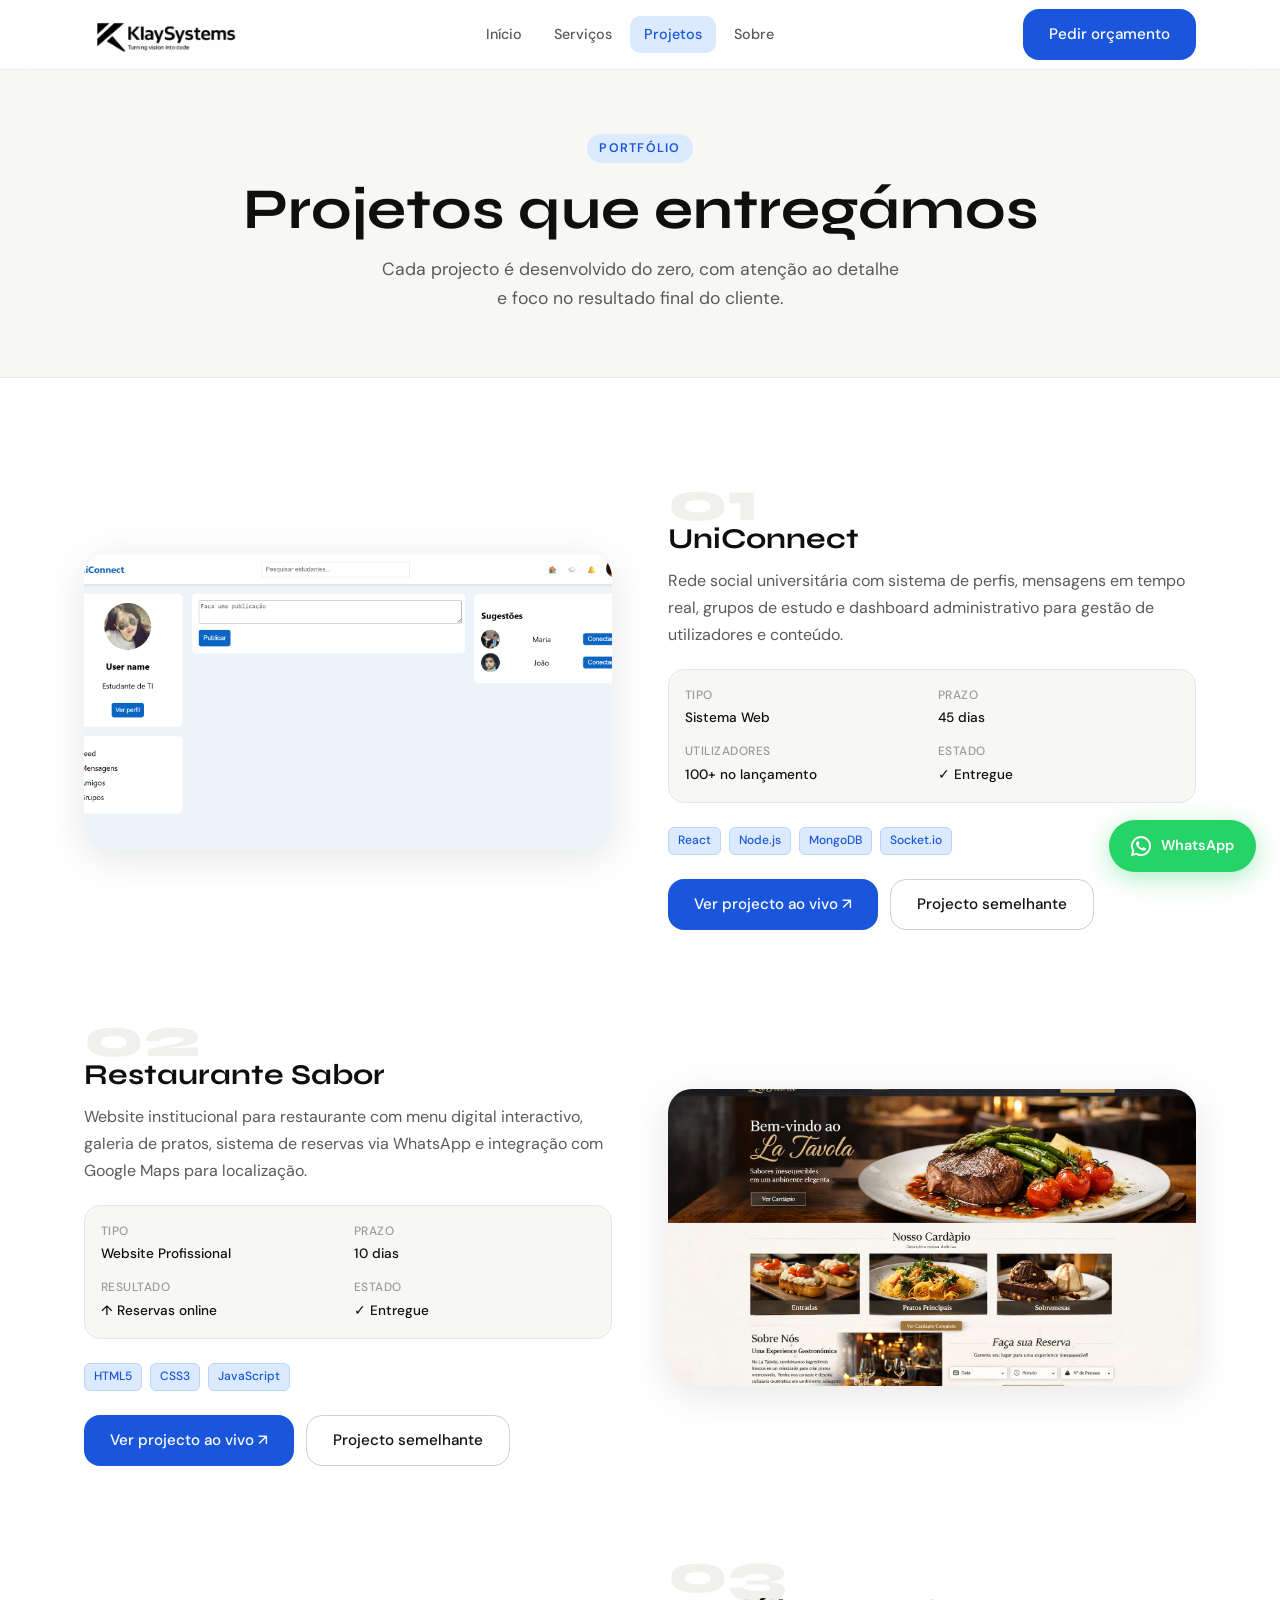
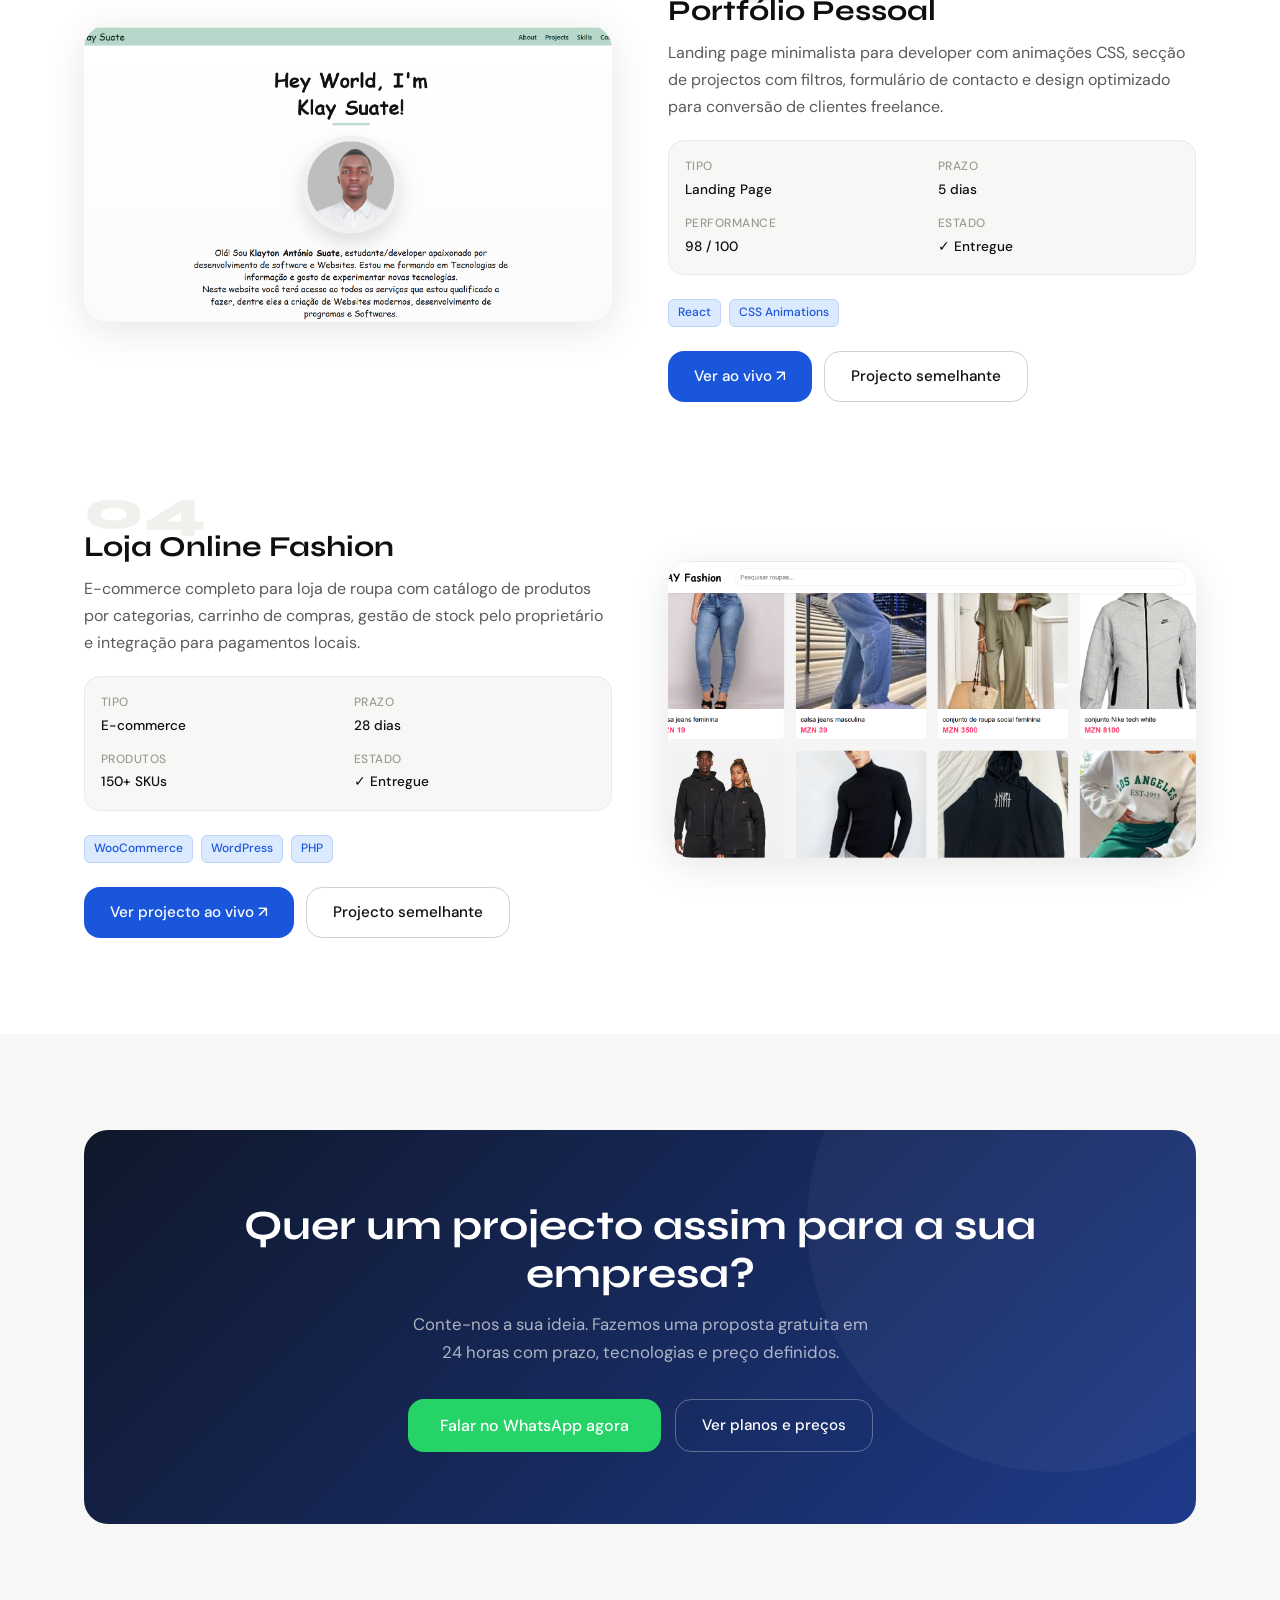
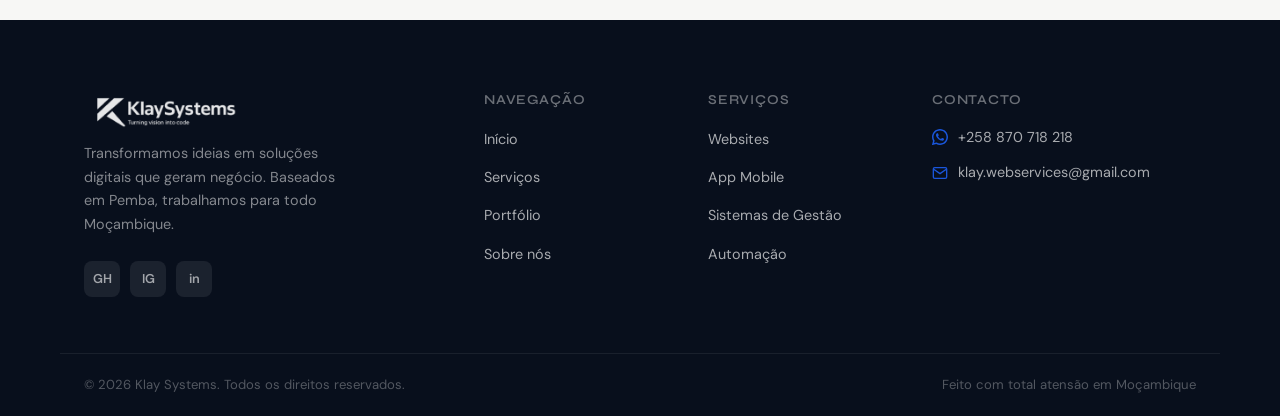
<file: projetos.html>
<!DOCTYPE html>
<html lang="pt">
<head>
  <meta charset="UTF-8">
  <meta name="viewport" content="width=device-width, initial-scale=1.0">
  <title>Klay Systems | Projetos Entregues</title>
  <meta name="description" content="Portfólio de projectos desenvolvidos pela Klay Systems — websites, sistemas e aplicações para empresas moçambicanas.">
  <link rel="icon" type="image/png" href="img/icon.png">
  <link rel="stylesheet" href="style.css">
  <style>
    .page-hero {
      padding: calc(var(--nav-h) + 64px) 0 64px;
      text-align: center;
      background: var(--bg2);
      border-bottom: 1px solid #e8e8e4;
    }
    .page-hero h1 { margin-bottom: 12px; }
    .page-hero p { max-width: 520px; margin: 0 auto; font-size: 1.1rem; }

    /* Project cards — alternating layout */
    .project-list { display: flex; flex-direction: column; gap: 80px; }
    .project-item {
      display: grid;
      grid-template-columns: 1fr 1fr;
      gap: 56px;
      align-items: center;
    }
    .project-item.reverse { direction: rtl; }
    .project-item.reverse > * { direction: ltr; }
    .project-visual {
      border-radius: var(--radius-lg);
      overflow: hidden;
      box-shadow: var(--shadow-md);
      aspect-ratio: 16/9;
      background: var(--bg2);
    }
    .project-visual img {
      width: 100%; height: 100%;
      object-fit: cover;
      transition: transform 0.6s ease;
    }
    .project-visual:hover img { transform: scale(1.04); }
    .project-details {}
    .project-number {
      font-family: 'Syne', sans-serif;
      font-size: 3.5rem;
      font-weight: 800;
      color: #f0f0ec;
      line-height: 1;
      margin-bottom: -8px;
    }
    .project-details h2 {
      font-size: 1.8rem;
      margin-bottom: 12px;
    }
    .project-details p {
      font-size: 1rem;
      line-height: 1.7;
      margin-bottom: 20px;
    }
    .project-meta {
      display: grid;
      grid-template-columns: 1fr 1fr;
      gap: 12px;
      margin-bottom: 24px;
      padding: 16px;
      background: var(--bg2);
      border-radius: var(--radius);
      border: 1px solid #e8e8e4;
    }
    .meta-item { font-size: 0.85rem; }
    .meta-label { color: var(--muted); font-weight: 500; font-size: 0.75rem; text-transform: uppercase; letter-spacing: 0.04em; margin-bottom: 2px; }
    .meta-value { color: var(--text); font-weight: 500; }
    .project-tags { display: flex; flex-wrap: wrap; gap: 8px; margin-bottom: 24px; }
    .project-actions { display: flex; gap: 12px; flex-wrap: wrap; }

    /* Filter pills */
    .filter-bar {
      display: flex;
      gap: 8px;
      flex-wrap: wrap;
      margin-bottom: 56px;
    }
    .filter-pill {
      padding: 7px 18px;
      border-radius: 20px;
      font-size: 0.88rem;
      font-weight: 500;
      border: 1.5px solid #e0e0dc;
      background: transparent;
      color: var(--soft);
      cursor: pointer;
      transition: var(--transition);
    }
    .filter-pill.active, .filter-pill:hover {
      background: var(--primary);
      color: #fff;
      border-color: var(--primary);
    }

    @media (max-width: 768px) {
      .project-item, .project-item.reverse { grid-template-columns: 1fr; direction: ltr; gap: 28px; }
      .project-number { font-size: 2.5rem; }
    }
  </style>
</head>
<body>

<!-- NAVBAR -->
<header class="navbar">
  <div class="nav-inner">
    <a class="nav-logo" href="index.html">
      <img src="img/logo.png" alt="Klay Systems" height="36">
    </a>
    <nav class="nav-links">
      <a href="index.html">Início</a>
      <a href="precos.html">Serviços</a>
      <a href="projetos.html" class="active">Projetos</a>
      <a href="sobre.html">Sobre</a>
    </nav>
    <div class="nav-cta">
      <a href="index.html#contacto" class="btn btn-primary">Pedir orçamento</a>
      <button class="hamburger" id="hamburger" aria-label="Abrir menu" aria-expanded="false">
        <span></span><span></span><span></span>
      </button>
    </div>
  </div>
</header>
<nav class="mobile-menu" id="mobile-menu">
  <a href="index.html">Início</a>
  <a href="precos.html">Serviços</a>
  <a href="projetos.html" class="active">Projetos</a>
  <a href="sobre.html">Sobre</a>
  <div class="mobile-menu-cta">
    <a href="index.html#contacto" class="btn btn-primary btn-lg">Pedir orçamento grátis</a>
    <button class="btn btn-wa btn-lg" data-wa>WhatsApp</button>
  </div>
</nav>

<!-- PAGE HERO -->
<section class="page-hero">
  <div class="container">
    <div class="section-label reveal">Portfólio</div>
    <h1 class="reveal reveal-delay-1">Projetos que entregámos</h1>
    <p class="reveal reveal-delay-2">Cada projecto é desenvolvido do zero, com atenção ao detalhe e foco no resultado final do cliente.</p>
  </div>
</section>

<!-- PROJECTS -->
<section class="section">
  <div class="container">

    <div class="project-list">

      <!-- Project 1 -->
      <div class="project-item reveal">
        <div class="project-visual">
          <img src="img/dashboard_uniconect.png" alt="UniConnect — Dashboard rede social universitária" width="800" height="450" loading="lazy">
        </div>
        <div class="project-details">
          <div class="project-number">01</div>
          <h2>UniConnect</h2>
          <p>Rede social universitária com sistema de perfis, mensagens em tempo real, grupos de estudo e dashboard administrativo para gestão de utilizadores e conteúdo.</p>
          <div class="project-meta">
            <div class="meta-item">
              <div class="meta-label">Tipo</div>
              <div class="meta-value">Sistema Web</div>
            </div>
            <div class="meta-item">
              <div class="meta-label">Prazo</div>
              <div class="meta-value">45 dias</div>
            </div>
            <div class="meta-item">
              <div class="meta-label">Utilizadores</div>
              <div class="meta-value">100+ no lançamento</div>
            </div>
            <div class="meta-item">
              <div class="meta-label">Estado</div>
              <div class="meta-value">✓ Entregue</div>
            </div>
          </div>
          <div class="project-tags">
            <span class="tag tech">React</span>
            <span class="tag tech">Node.js</span>
            <span class="tag tech">MongoDB</span>
            <span class="tag tech">Socket.io</span>
          </div>
          <div class="project-actions">
            <a href="#" class="btn btn-primary">Ver projecto ao vivo ↗</a>
            <button class="btn btn-outline" data-wa data-wa-msg="Olá! Vi o projecto UniConnect no portfólio e gostaria de algo semelhante.">Projecto semelhante</button>
          </div>
        </div>
      </div>

      <!-- Project 2 -->
      <div class="project-item reverse reveal">
        <div class="project-visual">
          <img src="img/HomepageRestaurante.png" alt="Restaurante Sabor — Homepage" width="800" height="450" loading="lazy">
        </div>
        <div class="project-details">
          <div class="project-number">02</div>
          <h2>Restaurante Sabor</h2>
          <p>Website institucional para restaurante com menu digital interactivo, galeria de pratos, sistema de reservas via WhatsApp e integração com Google Maps para localização.</p>
          <div class="project-meta">
            <div class="meta-item">
              <div class="meta-label">Tipo</div>
              <div class="meta-value">Website Profissional</div>
            </div>
            <div class="meta-item">
              <div class="meta-label">Prazo</div>
              <div class="meta-value">10 dias</div>
            </div>
            <div class="meta-item">
              <div class="meta-label">Resultado</div>
              <div class="meta-value">↑ Reservas online</div>
            </div>
            <div class="meta-item">
              <div class="meta-label">Estado</div>
              <div class="meta-value">✓ Entregue</div>
            </div>
          </div>
          <div class="project-tags">
            <span class="tag tech">HTML5</span>
            <span class="tag tech">CSS3</span>
            <span class="tag tech">JavaScript</span>
          </div>
          <div class="project-actions">
            <a href="#" class="btn btn-primary">Ver projecto ao vivo ↗</a>
            <button class="btn btn-outline" data-wa data-wa-msg="Olá! Vi o projecto Restaurante Sabor no portfólio e gostaria de um site semelhante.">Projecto semelhante</button>
          </div>
        </div>
      </div>

      <!-- Project 3 -->
      <div class="project-item reveal">
        <div class="project-visual">
          <img src="img/portfolio.png" alt="Portfólio pessoal — Developer" width="800" height="450" loading="lazy">
        </div>
        <div class="project-details">
          <div class="project-number">03</div>
          <h2>Portfólio Pessoal</h2>
          <p>Landing page minimalista para developer com animações CSS, secção de projectos com filtros, formulário de contacto e design optimizado para conversão de clientes freelance.</p>
          <div class="project-meta">
            <div class="meta-item">
              <div class="meta-label">Tipo</div>
              <div class="meta-value">Landing Page</div>
            </div>
            <div class="meta-item">
              <div class="meta-label">Prazo</div>
              <div class="meta-value">5 dias</div>
            </div>
            <div class="meta-item">
              <div class="meta-label">Performance</div>
              <div class="meta-value">98 / 100</div>
            </div>
            <div class="meta-item">
              <div class="meta-label">Estado</div>
              <div class="meta-value">✓ Entregue</div>
            </div>
          </div>
          <div class="project-tags">
            <span class="tag tech">React</span>
            <span class="tag tech">CSS Animations</span>
          </div>
          <div class="project-actions">
            <a href="https://klay-suate.github.io/portfolio01/" target="_blank" class="btn btn-primary">Ver ao vivo ↗</a>
            <button class="btn btn-outline" data-wa data-wa-msg="Olá! Vi o projecto de portfólio pessoal e gostaria de algo semelhante.">Projecto semelhante</button>
          </div>
        </div>
      </div>

      <!-- Project 4 -->
      <div class="project-item reverse reveal">
        <div class="project-visual">
          <img src="img/loja.png" alt="Loja online de roupa" width="800" height="450" loading="lazy">
        </div>
        <div class="project-details">
          <div class="project-number">04</div>
          <h2>Loja Online Fashion</h2>
          <p>E-commerce completo para loja de roupa com catálogo de produtos por categorias, carrinho de compras, gestão de stock pelo proprietário e integração para pagamentos locais.</p>
          <div class="project-meta">
            <div class="meta-item">
              <div class="meta-label">Tipo</div>
              <div class="meta-value">E-commerce</div>
            </div>
            <div class="meta-item">
              <div class="meta-label">Prazo</div>
              <div class="meta-value">28 dias</div>
            </div>
            <div class="meta-item">
              <div class="meta-label">Produtos</div>
              <div class="meta-value">150+ SKUs</div>
            </div>
            <div class="meta-item">
              <div class="meta-label">Estado</div>
              <div class="meta-value">✓ Entregue</div>
            </div>
          </div>
          <div class="project-tags">
            <span class="tag tech">WooCommerce</span>
            <span class="tag tech">WordPress</span>
            <span class="tag tech">PHP</span>
          </div>
          <div class="project-actions">
            <a href="#" class="btn btn-primary">Ver projecto ao vivo ↗</a>
            <button class="btn btn-outline" data-wa data-wa-msg="Olá! Vi o projecto da Loja Fashion no portfólio e gostaria de uma loja online semelhante.">Projecto semelhante</button>
          </div>
        </div>
      </div>

    </div>
  </div>
</section>

<!-- CTA -->
<section class="section alt-bg">
  <div class="container" style="text-align:center">
    <div class="cta-block reveal">
      <h2>Quer um projecto assim para a sua empresa?</h2>
      <p>Conte-nos a sua ideia. Fazemos uma proposta gratuita em 24 horas com prazo, tecnologias e preço definidos.</p>
      <div class="cta-btns">
        <button class="btn btn-wa btn-lg" data-wa>Falar no WhatsApp agora</button>
        <a href="precos.html" class="btn btn-outline" style="color:#fff;border-color:rgba(255,255,255,0.3)">Ver planos e preços</a>
      </div>
    </div>
  </div>
</section>

<!-- FOOTER -->
<footer class="footer">
  <div class="footer-grid">
    <div class="footer-brand">
      <img src="img/logo.png" alt="Klay Systems" class="footer-logo-img">
      <p>Transformamos ideias em soluções digitais que geram negócio. Baseados em Pemba, trabalhamos para todo Moçambique.</p>
      <div class="footer-social">
        <a href="https://github.com/klay-suate" target="_blank" class="social-btn">GH</a>
        <a href="https://www.instagram.com/klay_suate" target="_blank" class="social-btn">IG</a>
        <a href="https://www.linkedin.com/in/klayton-ant%C3%B3nio-suate-981164262/" target="_blank" class="social-btn">in</a>
      </div>
    </div>
    <div class="footer-col">
      <h4>Navegação</h4>
      <ul>
        <li><a href="index.html">Início</a></li>
        <li><a href="precos.html">Serviços</a></li>
        <li><a href="projetos.html">Portfólio</a></li>
        <li><a href="sobre.html">Sobre nós</a></li>
      </ul>
    </div>
    <div class="footer-col">
      <h4>Serviços</h4>
      <ul>
        <li><a href="precos.html">Websites</a></li>
        <li><a href="precos.html">App Mobile</a></li>
        <li><a href="precos.html">Sistemas de Gestão</a></li>
        <li><a href="precos.html">Automação</a></li>
      </ul>
    </div>
    <div class="footer-col">
      <h4>Contacto</h4>
      <a href="https://wa.me/258870718218" class="footer-contact-item" target="_blank">
        <svg viewBox="0 0 24 24" fill="currentColor"><path d="M17.472 14.382c-.297-.149-1.758-.867-2.03-.967-.273-.099-.471-.148-.67.15-.197.297-.767.966-.94 1.164-.173.199-.347.223-.644.075-.297-.15-1.255-.463-2.39-1.475-.883-.788-1.48-1.761-1.653-2.059-.173-.297-.018-.458.13-.606.134-.133.298-.347.446-.52.149-.174.198-.298.298-.497.099-.198.05-.371-.025-.52-.075-.149-.669-1.612-.916-2.207-.242-.579-.487-.5-.669-.51-.173-.008-.371-.01-.57-.01-.198 0-.52.074-.792.372-.272.297-1.04 1.016-1.04 2.479 0 1.462 1.065 2.875 1.213 3.074.149.198 2.096 3.2 5.077 4.487.709.306 1.262.489 1.694.625.712.227 1.36.195 1.871.118.571-.085 1.758-.719 2.006-1.413.248-.694.248-1.289.173-1.413-.074-.124-.272-.198-.57-.347z"/><path d="M12 0C5.373 0 0 5.373 0 12c0 2.122.554 4.108 1.522 5.83L.054 23.077a.75.75 0 00.916.914l5.316-1.454A11.953 11.953 0 0012 24c6.627 0 12-5.373 12-12S18.627 0 12 0zm0 21.75a9.723 9.723 0 01-4.985-1.37l-.356-.213-3.688 1.008 1.03-3.597-.233-.371A9.694 9.694 0 012.25 12c0-5.376 4.374-9.75 9.75-9.75S21.75 6.624 21.75 12 17.376 21.75 12 21.75z"/></svg>
        +258 870 718 218
      </a>
      <a href="mailto:klaysuate@gmail.com" class="footer-contact-item">
        <svg viewBox="0 0 24 24" fill="none" stroke="currentColor" stroke-width="2"><path d="M4 4h16c1.1 0 2 .9 2 2v12c0 1.1-.9 2-2 2H4c-1.1 0-2-.9-2-2V6c0-1.1.9-2 2-2z"/><polyline points="22,6 12,13 2,6"/></svg>
        klay.webservices@gmail.com
      </a>
    </div>
  </div>
  <div class="footer-bottom container">
    <span>© 2026 Klay Systems. Todos os direitos reservados.</span>
    <span>Feito com total atensão em Moçambique</span>
  </div>
</footer>

<a href="https://wa.me/258870718218?text=Olá!%20Vim%20pelo%20site%20e%20gostaria%20de%20um%20orçamento." class="wa-float" target="_blank" rel="noopener">
  <svg viewBox="0 0 24 24" fill="currentColor"><path d="M17.472 14.382c-.297-.149-1.758-.867-2.03-.967-.273-.099-.471-.148-.67.15-.197.297-.767.966-.94 1.164-.173.199-.347.223-.644.075-.297-.15-1.255-.463-2.39-1.475-.883-.788-1.48-1.761-1.653-2.059-.173-.297-.018-.458.13-.606.134-.133.298-.347.446-.52.149-.174.198-.298.298-.497.099-.198.05-.371-.025-.52-.075-.149-.669-1.612-.916-2.207-.242-.579-.487-.5-.669-.51-.173-.008-.371-.01-.57-.01-.198 0-.52.074-.792.372-.272.297-1.04 1.016-1.04 2.479 0 1.462 1.065 2.875 1.213 3.074.149.198 2.096 3.2 5.077 4.487.709.306 1.262.489 1.694.625.712.227 1.36.195 1.871.118.571-.085 1.758-.719 2.006-1.413.248-.694.248-1.289.173-1.413-.074-.124-.272-.198-.57-.347z"/><path d="M12 0C5.373 0 0 5.373 0 12c0 2.122.554 4.108 1.522 5.83L.054 23.077a.75.75 0 00.916.914l5.316-1.454A11.953 11.953 0 0012 24c6.627 0 12-5.373 12-12S18.627 0 12 0zm0 21.75a9.723 9.723 0 01-4.985-1.37l-.356-.213-3.688 1.008 1.03-3.597-.233-.371A9.694 9.694 0 012.25 12c0-5.376 4.374-9.75 9.75-9.75S21.75 6.624 21.75 12 17.376 21.75 12 21.75z"/></svg>
  <span class="wa-label">WhatsApp</span>
</a>

<script src="script.js"></script>
</body>
</html>
</file>
<file: style.css>
/* =============================================
   KLAY SYSTEMS — Design System
   ============================================= */
@import url('https://fonts.googleapis.com/css2?family=Syne:wght@400;500;600;700;800&family=DM+Sans:wght@300;400;500&display=swap');

:root {
  --bg: #ffffff;
  --bg2: #f7f7f5;
  --text: #0f0f0e;
  --soft: #5a5a58;
  --muted: #9a9a96;
  --primary: #1a56db;
  --primary-dark: #1240aa;
  --primary-light: #dbeafe;
  --accent: #f59e0b;
  --green: #25d366;
  --radius: 16px;
  --radius-sm: 10px;
  --radius-lg: 24px;
  --shadow: 0 4px 24px rgba(0,0,0,0.07);
  --shadow-md: 0 8px 40px rgba(0,0,0,0.10);
  --nav-h: 70px;
  --max-w: 1160px;
  --transition: 0.25s cubic-bezier(0.4,0,0.2,1);
}

/* ===== RESET ===== */
*, *::before, *::after {
  margin: 0; padding: 0;
  box-sizing: border-box;
}
html { scroll-behavior: smooth; }
body {
  font-family: 'DM Sans', sans-serif;
  background: var(--bg);
  color: var(--text);
  line-height: 1.65;
  overflow-x: hidden;
}
img { max-width: 100%; display: block; }
a { color: inherit; text-decoration: none; }
ul { list-style: none; }
button { font-family: inherit; cursor: pointer; }

/* ===== TYPOGRAPHY ===== */
h1, h2, h3, h4 {
  font-family: 'Syne', sans-serif;
  line-height: 1.15;
  font-weight: 700;
}
h1 { font-size: clamp(2.2rem, 5vw, 3.6rem); }
h2 { font-size: clamp(1.7rem, 3.5vw, 2.6rem); }
h3 { font-size: 1.2rem; font-weight: 600; }
p  { font-size: 1.05rem; color: var(--soft); }

/* ===== LAYOUT ===== */
.container {
  max-width: var(--max-w);
  margin: 0 auto;
  padding: 0 24px;
}
.section {
  padding: 96px 0;
}
.section-label {
  display: inline-block;
  font-size: 0.78rem;
  font-weight: 600;
  letter-spacing: 0.1em;
  text-transform: uppercase;
  color: var(--primary);
  background: var(--primary-light);
  padding: 4px 12px;
  border-radius: 20px;
  margin-bottom: 14px;
}
.section-title {
  margin-bottom: 14px;
}
.section-sub {
  font-size: 1.1rem;
  color: var(--soft);
  max-width: 560px;
  margin-bottom: 56px;
}
.alt-bg { background: var(--bg2); }

/* ===== BUTTONS ===== */
.btn {
  display: inline-flex;
  align-items: center;
  gap: 8px;
  font-family: 'DM Sans', sans-serif;
  font-weight: 500;
  font-size: 0.95rem;
  padding: 13px 26px;
  border-radius: var(--radius);
  border: none;
  transition: var(--transition);
  cursor: pointer;
  text-decoration: none;
  white-space: nowrap;
}
.btn-primary {
  background: var(--primary);
  color: #fff;
}
.btn-primary:hover {
  background: var(--primary-dark);
  transform: translateY(-1px);
  box-shadow: 0 6px 20px rgba(26,86,219,0.3);
}
.btn-outline {
  background: transparent;
  color: var(--text);
  border: 1.5px solid #d0d0cc;
}
.btn-outline:hover {
  border-color: var(--primary);
  color: var(--primary);
}
.btn-wa {
  background: var(--green);
  color: #fff;
}
.btn-wa:hover {
  background: #1db954;
  transform: translateY(-1px);
  box-shadow: 0 6px 20px rgba(37,211,102,0.3);
}
.btn-lg { padding: 16px 32px; font-size: 1rem; }
.btn svg { width: 18px; height: 18px; flex-shrink: 0; }

/* ===== NAVBAR ===== */
.navbar {
  position: fixed;
  top: 0; left: 0; right: 0;
  height: var(--nav-h);
  backdrop-filter: blur(20px);
  -webkit-backdrop-filter: blur(20px);
  background: rgba(255,255,255,0.88);
  border-bottom: 1px solid rgba(0,0,0,0.07);
  z-index: 1000;
  transition: box-shadow var(--transition);
}
.navbar.scrolled {
  box-shadow: 0 2px 20px rgba(0,0,0,0.08);
}
.nav-inner {
  max-width: var(--max-w);
  margin: 0 auto;
  padding: 0 24px;
  height: 100%;
  display: flex;
  align-items: center;
  justify-content: space-between;
}
.nav-logo {
  display: flex;
  align-items: center;
  gap: 10px;
}
.nav-logo img { height: 36px; }
.nav-logo-text {
  font-family: 'Syne', sans-serif;
  font-weight: 700;
  font-size: 1.1rem;
  color: var(--text);
  display: none; /* show via JS after logo loads */
}
.nav-links {
  display: flex;
  align-items: center;
  gap: 4px;
}
.nav-links a {
  font-weight: 500;
  font-size: 0.9rem;
  color: var(--soft);
  padding: 7px 14px;
  border-radius: var(--radius-sm);
  transition: var(--transition);
}
.nav-links a:hover, .nav-links a.active {
  color: var(--primary);
  background: var(--primary-light);
}
.nav-cta {
  display: flex;
  align-items: center;
  gap: 10px;
}
.hamburger {
  display: none;
  flex-direction: column;
  justify-content: center;
  align-items: center;
  gap: 5px;
  width: 40px; height: 40px;
  border: none;
  background: transparent;
  cursor: pointer;
  padding: 6px;
  border-radius: var(--radius-sm);
  transition: var(--transition);
}
.hamburger:hover { background: var(--bg2); }
.hamburger span {
  display: block;
  width: 22px; height: 2px;
  background: var(--text);
  border-radius: 2px;
  transition: var(--transition);
}
.hamburger.open span:nth-child(1) { transform: translateY(7px) rotate(45deg); }
.hamburger.open span:nth-child(2) { opacity: 0; transform: scaleX(0); }
.hamburger.open span:nth-child(3) { transform: translateY(-7px) rotate(-45deg); }

/* Mobile nav drawer */
.mobile-menu {
  display: none;
  position: fixed;
  top: var(--nav-h); left: 0; right: 0;
  background: var(--bg);
  border-bottom: 1px solid rgba(0,0,0,0.08);
  padding: 16px 24px 24px;
  z-index: 999;
  flex-direction: column;
  gap: 4px;
  box-shadow: 0 8px 30px rgba(0,0,0,0.08);
  transform: translateY(-10px);
  opacity: 0;
  transition: var(--transition);
}
.mobile-menu.open {
  display: flex;
  transform: translateY(0);
  opacity: 1;
}
.mobile-menu a {
  display: block;
  font-weight: 500;
  font-size: 1rem;
  color: var(--text);
  padding: 12px 16px;
  border-radius: var(--radius-sm);
  transition: var(--transition);
}
.mobile-menu a:hover, .mobile-menu a.active { background: var(--primary-light); color: var(--primary); }
.mobile-menu-cta {
  display: flex;
  flex-direction: column;
  gap: 10px;
  margin-top: 12px;
  padding-top: 16px;
  border-top: 1px solid rgba(0,0,0,0.07);
}
.mobile-menu-cta .btn { justify-content: center; }

/* ===== WHATSAPP FLOATING ===== */
.wa-float {
  position: fixed;
  bottom: 28px; right: 24px;
  background: var(--green);
  color: #fff;
  display: flex;
  align-items: center;
  gap: 10px;
  padding: 14px 22px;
  border-radius: 50px;
  font-weight: 600;
  font-size: 0.9rem;
  box-shadow: 0 6px 24px rgba(37,211,102,0.38);
  z-index: 998;
  transition: var(--transition);
  cursor: pointer;
  text-decoration: none;
  border: none;
  font-family: 'DM Sans', sans-serif;
}
.wa-float:hover { transform: translateY(-3px) scale(1.03); box-shadow: 0 10px 30px rgba(37,211,102,0.45); }
.wa-float svg { width: 20px; height: 20px; flex-shrink: 0; }
.wa-label { display: inline; }

/* ===== HERO ===== */
.hero {
  min-height: 100vh;
  display: flex;
  align-items: center;
  padding-top: var(--nav-h);
  position: relative;
  overflow: hidden;
}
.hero-bg {
  position: absolute;
  inset: 0;
  background-image: url(img/escritorio.jpg);
  background-size: cover;
  background-position: center;
  z-index: 0;
}
.hero-overlay {
  position: absolute;
  inset: 0;
  background: linear-gradient(135deg, rgba(10,15,40,0.82) 0%, rgba(10,15,40,0.55) 60%, rgba(10,15,40,0.3) 100%);
  z-index: 1;
}
.hero-content {
  position: relative;
  z-index: 2;
  max-width: var(--max-w);
  margin: 0 auto;
  padding: 60px 24px 80px;
  width: 100%;
}
.hero-badge {
  display: inline-flex;
  align-items: center;
  gap: 8px;
  background: rgba(255,255,255,0.14);
  border: 1px solid rgba(255,255,255,0.22);
  color: #fff;
  font-size: 0.82rem;
  font-weight: 500;
  padding: 6px 14px;
  border-radius: 20px;
  backdrop-filter: blur(6px);
  margin-bottom: 24px;
}
.hero-badge .dot {
  width: 7px; height: 7px;
  border-radius: 50%;
  background: var(--green);
  animation: pulse 2s infinite;
}
@keyframes pulse {
  0%, 100% { opacity: 1; transform: scale(1); }
  50% { opacity: 0.6; transform: scale(0.85); }
}
.hero h1 {
  color: #fff;
  max-width: 680px;
  margin-bottom: 20px;
  line-height: 1.12;
}
.hero h1 em {
  font-style: normal;
  color: #93c5fd;
}
.hero-sub {
  color: rgba(255,255,255,0.75);
  font-size: 1.15rem;
  max-width: 520px;
  margin-bottom: 36px;
  line-height: 1.65;
}
.hero-ctas {
  display: flex;
  gap: 14px;
  flex-wrap: wrap;
  align-items: center;
}
.hero-stats {
  display: flex;
  gap: 36px;
  margin-top: 56px;
  padding-top: 36px;
  border-top: 1px solid rgba(255,255,255,0.15);
  flex-wrap: wrap;
}
.hero-stat-num {
  font-family: 'Syne', sans-serif;
  font-size: 2rem;
  font-weight: 700;
  color: #fff;
  line-height: 1;
  margin-bottom: 4px;
}
.hero-stat-label {
  font-size: 0.82rem;
  color: rgba(255,255,255,0.6);
}

/* ===== SERVICES GRID ===== */
.services-grid {
  display: grid;
  grid-template-columns: repeat(auto-fit, minmax(280px, 1fr));
  gap: 24px;
}
.service-card {
  background: var(--bg);
  border: 1.5px solid #e8e8e4;
  border-radius: var(--radius-lg);
  padding: 36px 32px;
  transition: var(--transition);
  position: relative;
  overflow: hidden;
}
.service-card::before {
  content: '';
  position: absolute;
  top: 0; left: 0; right: 0;
  height: 3px;
  background: var(--primary);
  transform: scaleX(0);
  transform-origin: left;
  transition: var(--transition);
}
.service-card:hover {
  border-color: #c7d7f7;
  box-shadow: var(--shadow-md);
  transform: translateY(-4px);
}
.service-card:hover::before { transform: scaleX(1); }
.service-icon {
  width: 52px; height: 52px;
  border-radius: var(--radius-sm);
  background: var(--primary-light);
  display: flex;
  align-items: center;
  justify-content: center;
  margin-bottom: 20px;
  font-size: 1.5rem;
}
.service-card h3 {
  margin-bottom: 10px;
  font-size: 1.15rem;
}
.service-card p {
  font-size: 0.95rem;
  line-height: 1.65;
  margin-bottom: 16px;
}
.service-price {
  font-size: 0.85rem;
  font-weight: 600;
  color: var(--primary);
  background: var(--primary-light);
  display: inline-block;
  padding: 4px 10px;
  border-radius: 6px;
}

/* ===== PROCESS STEPS ===== */
.process-grid {
  display: grid;
  grid-template-columns: repeat(auto-fit, minmax(240px, 1fr));
  gap: 20px;
  position: relative;
}
.process-step {
  background: var(--bg);
  border-radius: var(--radius-lg);
  padding: 36px 28px;
  text-align: center;
  border: 1.5px solid #e8e8e4;
  transition: var(--transition);
}
.process-step:hover {
  border-color: var(--primary);
  box-shadow: var(--shadow);
}
.step-num {
  width: 44px; height: 44px;
  border-radius: 50%;
  background: var(--primary);
  color: #fff;
  font-family: 'Syne', sans-serif;
  font-weight: 700;
  font-size: 1.1rem;
  display: flex;
  align-items: center;
  justify-content: center;
  margin: 0 auto 18px;
}
.process-step h3 { margin-bottom: 10px; }
.process-step p { font-size: 0.95rem; }

/* ===== PORTFOLIO ===== */
.portfolio-grid {
  display: grid;
  grid-template-columns: repeat(auto-fit, minmax(300px, 1fr));
  gap: 28px;
}
.portfolio-card {
  border-radius: var(--radius-lg);
  overflow: hidden;
  border: 1.5px solid #e8e8e4;
  background: var(--bg);
  transition: var(--transition);
}
.portfolio-card:hover {
  box-shadow: var(--shadow-md);
  transform: translateY(-4px);
  border-color: #c7d7f7;
}
.portfolio-img {
  position: relative;
  overflow: hidden;
  aspect-ratio: 16/9;
}
.portfolio-img img {
  width: 100%; height: 100%;
  object-fit: cover;
  transition: transform 0.5s ease;
}
.portfolio-card:hover .portfolio-img img { transform: scale(1.05); }
.portfolio-overlay {
  position: absolute;
  inset: 0;
  background: rgba(10,15,40,0.72);
  display: flex;
  align-items: center;
  justify-content: center;
  opacity: 0;
  transition: var(--transition);
}
.portfolio-card:hover .portfolio-overlay { opacity: 1; }
.portfolio-info { padding: 20px 22px; }
.portfolio-info h3 { margin-bottom: 6px; font-size: 1.05rem; }
.portfolio-meta {
  display: flex;
  gap: 8px;
  flex-wrap: wrap;
  margin-top: 10px;
}
.tag {
  font-size: 0.75rem;
  font-weight: 500;
  padding: 3px 9px;
  border-radius: 6px;
  background: var(--bg2);
  color: var(--soft);
  border: 1px solid #e0e0dc;
}
.tag.tech { background: var(--primary-light); color: var(--primary); border-color: #bdd3f7; }

/* ===== CTA BLOCK ===== */
.cta-block {
  background: linear-gradient(135deg, #0f172a 0%, #1e3a8a 100%);
  border-radius: var(--radius-lg);
  padding: 72px 48px;
  text-align: center;
  color: #fff;
  position: relative;
  overflow: hidden;
}
.cta-block::before {
  content: '';
  position: absolute;
  top: -40%; right: -10%;
  width: 500px; height: 500px;
  border-radius: 50%;
  background: rgba(255,255,255,0.04);
  pointer-events: none;
}
.cta-block h2 { color: #fff; margin-bottom: 14px; }
.cta-block p { color: rgba(255,255,255,0.65); max-width: 460px; margin: 0 auto 32px; }
.cta-btns {
  display: flex;
  gap: 14px;
  justify-content: center;
  flex-wrap: wrap;
}

/* ===== CONTACT FORM ===== */
.contact-form {
  max-width: 520px;
  margin: 0 auto;
  display: grid;
  gap: 14px;
}
.form-row {
  display: grid;
  grid-template-columns: 1fr 1fr;
  gap: 14px;
}
.contact-form input,
.contact-form select,
.contact-form textarea {
  width: 100%;
  padding: 14px 16px;
  border: 1.5px solid #d8d8d4;
  border-radius: var(--radius-sm);
  font-family: 'DM Sans', sans-serif;
  font-size: 0.95rem;
  color: var(--text);
  background: var(--bg);
  transition: var(--transition);
  outline: none;
}
.contact-form input:focus,
.contact-form select:focus,
.contact-form textarea:focus {
  border-color: var(--primary);
  box-shadow: 0 0 0 3px rgba(26,86,219,0.12);
}
.contact-form textarea { resize: vertical; min-height: 120px; }
.form-submit { width: 100%; justify-content: center; }
.form-success {
  display: none;
  text-align: center;
  padding: 28px;
  background: #f0fdf4;
  border: 1.5px solid #bbf7d0;
  border-radius: var(--radius);
  color: #166534;
  font-weight: 500;
}

/* ===== FOOTER ===== */
.footer {
  background: #080f1c;
  color: #fff;
  padding: 72px 0 0;
}
.footer-grid {
  max-width: var(--max-w);
  margin: 0 auto;
  padding: 0 24px;
  display: grid;
  grid-template-columns: 2fr 1fr 1fr 1.5fr;
  gap: 48px;
  padding-bottom: 56px;
}
.footer-brand p {
  color: rgba(255,255,255,0.5);
  font-size: 0.9rem;
  margin: 14px 0 24px;
  max-width: 260px;
  line-height: 1.65;
}
.footer-logo-img { height: 36px; filter: brightness(0) invert(1); opacity: 0.9; }
.footer-col h4 {
  font-family: 'Syne', sans-serif;
  font-size: 0.85rem;
  font-weight: 600;
  letter-spacing: 0.06em;
  text-transform: uppercase;
  color: rgba(255,255,255,0.4);
  margin-bottom: 18px;
}
.footer-col ul li { margin-bottom: 12px; }
.footer-col ul li a {
  color: rgba(255,255,255,0.65);
  font-size: 0.9rem;
  transition: var(--transition);
}
.footer-col ul li a:hover { color: #fff; }
.footer-contact-item {
  display: flex;
  align-items: center;
  gap: 10px;
  color: rgba(255,255,255,0.65);
  font-size: 0.9rem;
  margin-bottom: 12px;
  transition: var(--transition);
}
.footer-contact-item:hover { color: #fff; }
.footer-contact-item svg { width: 16px; height: 16px; flex-shrink: 0; color: var(--primary); }
.footer-social {
  display: flex;
  gap: 10px;
  margin-top: 20px;
}
.social-btn {
  width: 36px; height: 36px;
  border-radius: 8px;
  background: rgba(255,255,255,0.08);
  display: flex;
  align-items: center;
  justify-content: center;
  color: rgba(255,255,255,0.6);
  transition: var(--transition);
  text-decoration: none;
  font-size: 0.8rem;
  font-weight: 600;
}
.social-btn:hover { background: var(--primary); color: #fff; }
.footer-bottom {
  border-top: 1px solid rgba(255,255,255,0.07);
  padding: 20px 24px;
  max-width: var(--max-w);
  margin: 0 auto;
  display: flex;
  align-items: center;
  justify-content: space-between;
  font-size: 0.82rem;
  color: rgba(255,255,255,0.3);
}

/* ===== SCROLL REVEAL ===== */
.reveal {
  opacity: 0;
  transform: translateY(32px);
  transition: opacity 0.7s ease, transform 0.7s ease;
}
.reveal.show {
  opacity: 1;
  transform: translateY(0);
}
.reveal-delay-1 { transition-delay: 0.1s; }
.reveal-delay-2 { transition-delay: 0.2s; }
.reveal-delay-3 { transition-delay: 0.3s; }
.reveal-delay-4 { transition-delay: 0.4s; }

/* ===== RESPONSIVE ===== */
@media (max-width: 900px) {
  .nav-links, .nav-cta { display: none; }
  .hamburger { display: flex; }
  .footer-grid { grid-template-columns: 1fr 1fr; gap: 36px; }
  .form-row { grid-template-columns: 1fr; }
}
@media (max-width: 600px) {
  :root { --nav-h: 64px; }
  .section { padding: 64px 0; }
  .cta-block { padding: 48px 24px; }
  .footer-grid { grid-template-columns: 1fr; }
  .hero-stats { gap: 24px; }
  .wa-label { display: none; }
  .wa-float { padding: 14px; border-radius: 50%; }
  .footer-bottom { flex-direction: column; gap: 8px; text-align: center; }
}
</file>
